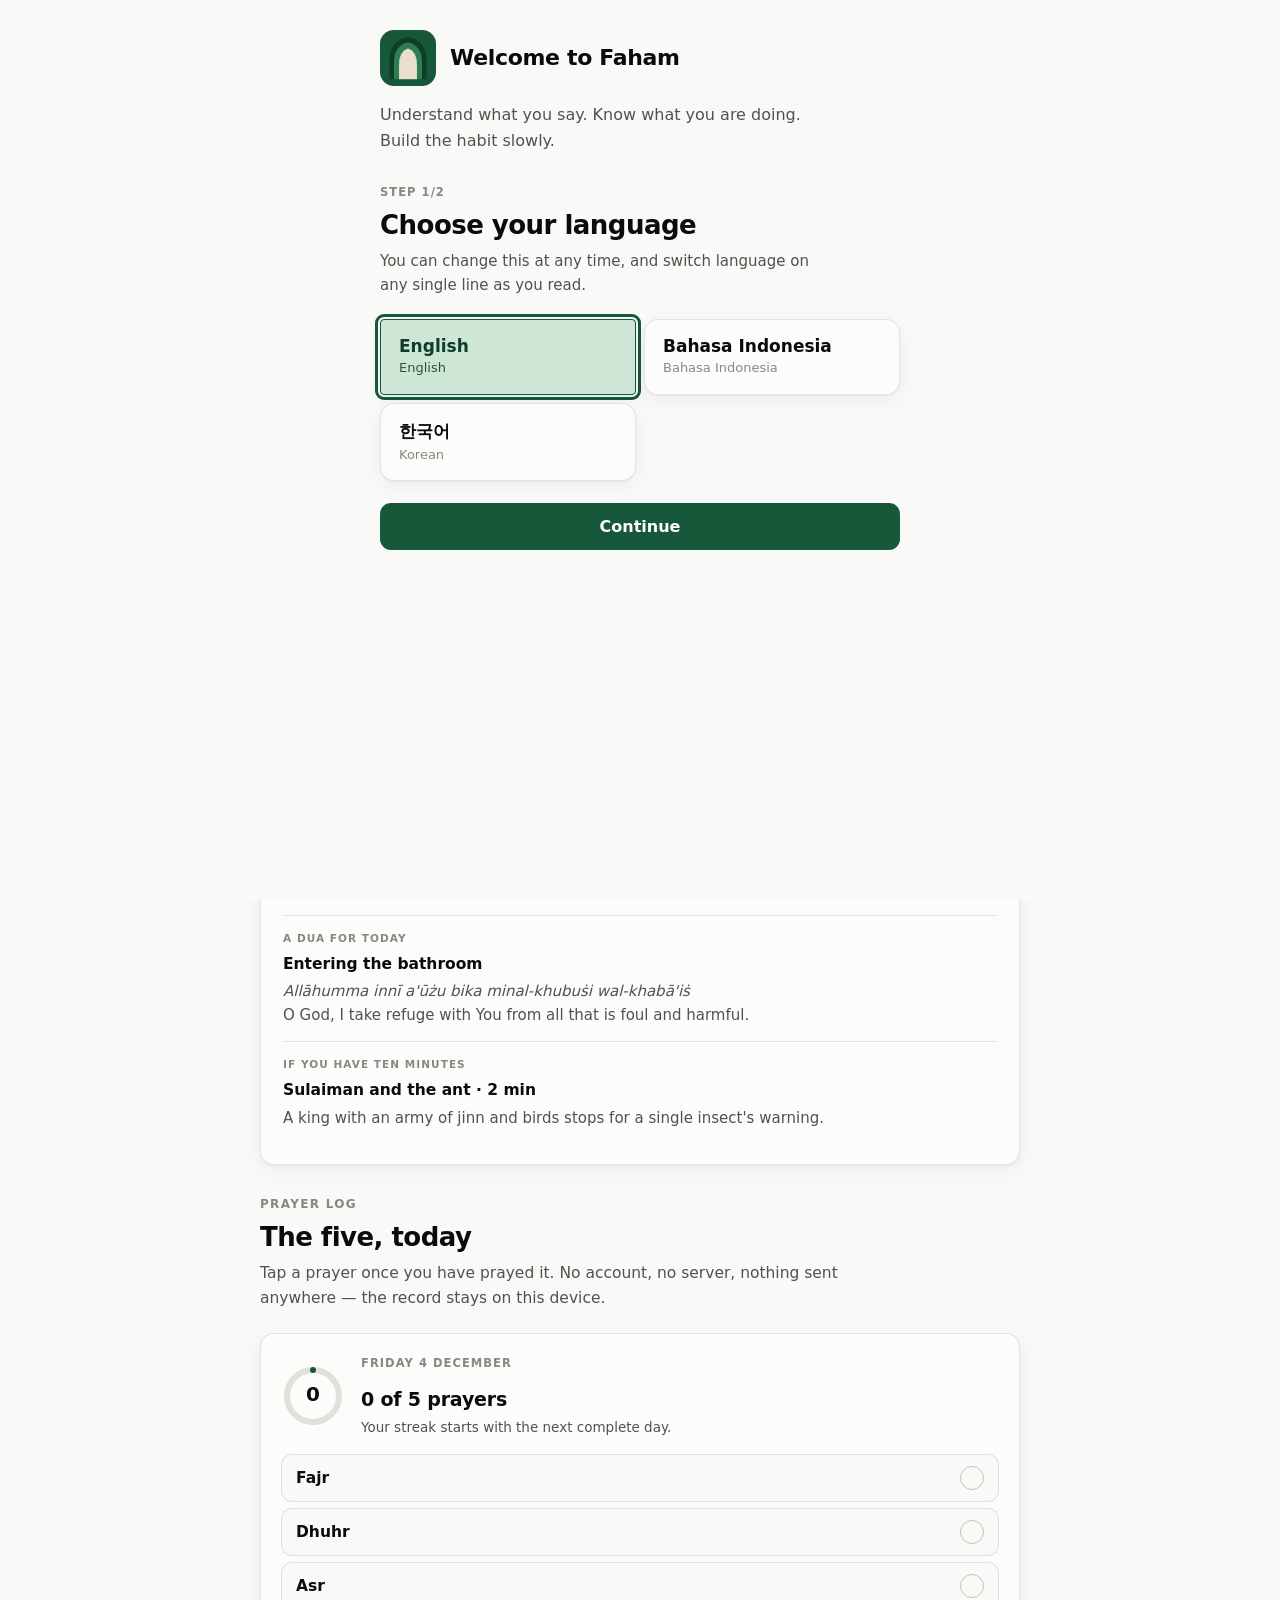
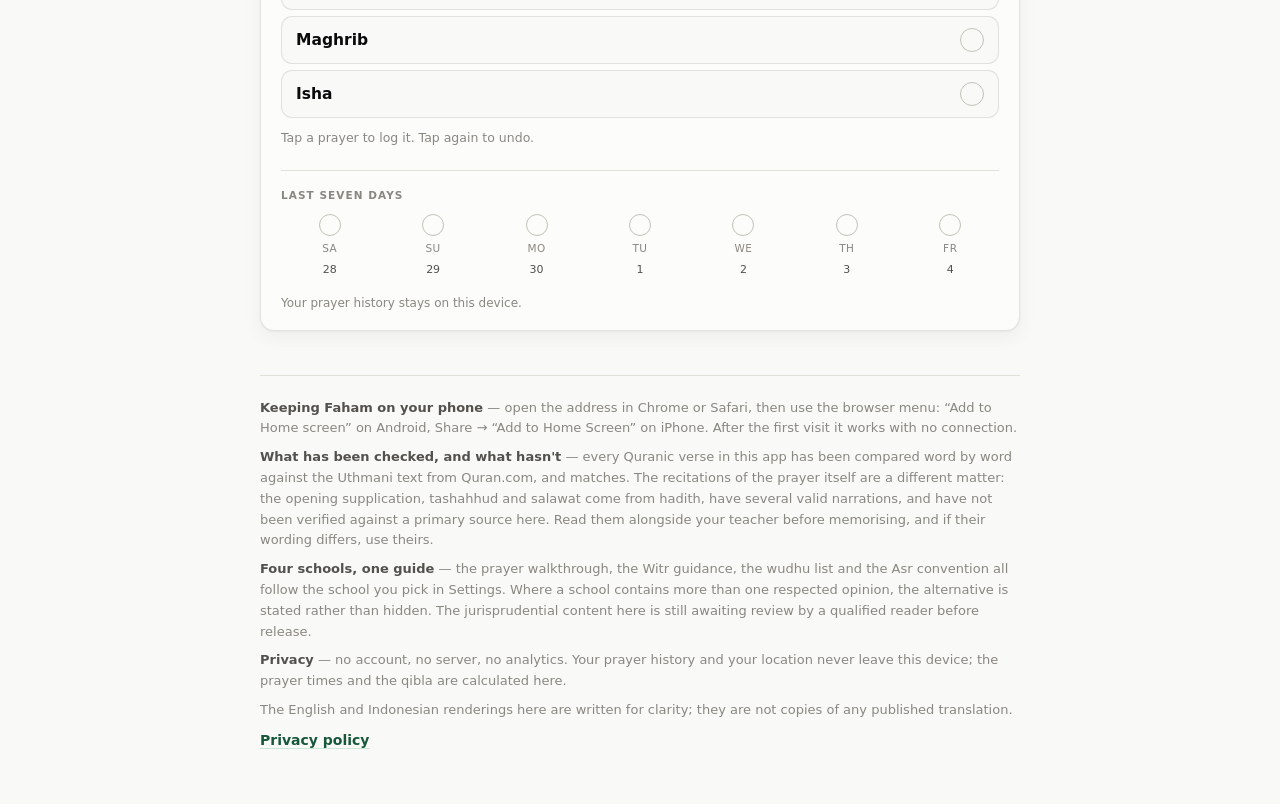
<file: index.html>
<!DOCTYPE html>
<html lang="en">
<head>
<meta charset="utf-8">
<meta name="viewport" content="width=device-width, initial-scale=1, viewport-fit=cover">
<meta name="description" content="Faham — understand what you pray. A step-by-step prayer guide in English and Bahasa Indonesia, for four schools of jurisprudence.">
<meta name="apple-mobile-web-app-capable" content="yes">
<meta name="apple-mobile-web-app-status-bar-style" content="default">
<meta name="apple-mobile-web-app-title" content="Faham">
<meta name="mobile-web-app-capable" content="yes">
<!-- Content Security Policy.
     GitHub Pages cannot set response headers, so this is delivered as a meta
     tag. Two consequences worth knowing:
       * frame-ancestors is IGNORED in meta form. Clickjacking protection
         therefore needs a host that can send headers (see DEPLOY.md).
       * nosniff, Referrer-Policy, Permissions-Policy and HSTS are likewise
         header-only. GitHub Pages already sends HSTS and nosniff on its own.
     The script hash below covers the one inline script (the pre-paint theme
     switch). If that script is edited the hash must be recomputed, or the
     app will load unthemed on first paint. Style needs unsafe-inline because
     the views set element styles directly. The three media origins are the
     Quran recitation hosts and nothing else. -->
<meta http-equiv="Content-Security-Policy" content="default-src 'self'; script-src 'self' 'sha256-9LsU+PKPSHunKPwnraYnlvDq6WN4V57Rt7RssMVxUEs='; style-src 'self' 'unsafe-inline'; img-src 'self' data:; font-src 'self'; media-src 'self' https://mirrors.quranicaudio.com https://everyayah.com https://verses.quran.com; connect-src 'self' https://mirrors.quranicaudio.com https://everyayah.com https://verses.quran.com; manifest-src 'self'; worker-src 'self'; base-uri 'none'; form-action 'none'; object-src 'none'; frame-src 'none'">
<meta name="referrer" content="no-referrer">
<meta name="theme-color" content="#fcfcfb">
<meta name="theme-color" media="(prefers-color-scheme: dark)" content="#0d0d0d">
<link rel="manifest" href="manifest.webmanifest">
<link rel="apple-touch-icon" href="apple-touch-icon.png">
<link rel="icon" type="image/png" sizes="192x192" href="icon-192.png">
<script>
/* Apply a forced theme before first paint, so a dark-mode user who chose Light
   (or vice versa) never sees a flash of the wrong theme. app.js takes over
   from here; on any error the app simply follows the device. */
try {
  var s = JSON.parse(localStorage.getItem('faham.settings.v1') || '{}');
  if (s.theme === 'light' || s.theme === 'dark') {
    document.documentElement.setAttribute('data-theme', s.theme);
  }
} catch (e) { /* follow the device */ }
</script>
<link rel="stylesheet" href="styles.css">
<title>Faham — understand what you pray</title>
</head>
<body>

<a class="skip" href="#main" data-id="Lompat ke konten" data-ko="본문으로 건너뛰기">Skip to content</a>

<!-- Polite announcements: location results, tracker confirmations, audio errors. -->
<div id="liveRegion" class="sr-only" role="status" aria-live="polite"></div>

<!-- First run. Hidden until app.js decides it is needed. -->
<div id="onboarding" class="onboarding hidden"></div>

<header class="bar">
  <div class="bar-in">
    <div class="brand">
      <svg class="logo" viewBox="0 0 200 200" role="img" aria-label="Faham">
        <rect width="200" height="200" fill="#17573A"/>
        <path d="M34,176 L34,110 Q34,37.8 100,24 Q166,37.8 166,110 L166,176 Z" fill="#0E3D28"/>
        <path d="M50,176 L50,116 Q50,55.5 100,44 Q150,55.5 150,116 L150,176 Z" fill="#2E7D55"/>
        <path d="M68,176 L68,124 Q68,75.3 100,66 Q132,75.3 132,124 L132,176 Z" fill="#E8DFCF"/>
      </svg>
      <h1 class="wordmark">Faham</h1><span data-id="pahami apa yang kamu ucapkan" data-ko="예배에서 하는 말을 이해하기">understand what you pray</span>
    </div>
    <div class="barrow">
      <input class="search" id="q" type="search" autocomplete="off"
        placeholder="Search — try “sujud”, “rakaat”, “rabb”, “forgive”…"
        aria-label="Search" data-aria-id="Cari" data-aria-ko="검색"
        data-en-ph="Search — try “sujud”, “rakaat”, “rabb”, “forgive”…"
        data-ko-ph="검색 — “수주드”, “라카아”, “랍”, “용서”…" data-id-ph="Cari — coba “sujud”, “rakaat”, “rabb”, “ampun”…">
      <div class="seg" id="seg" role="group" aria-label="Language" data-aria-id="Bahasa" data-aria-ko="언어">
        <button type="button" data-lang="en" class="on" aria-pressed="true">EN</button>
        <button type="button" data-lang="id" aria-pressed="false">ID</button>
        <button type="button" data-lang="ko" aria-pressed="false" lang="ko">한국어</button>
        <button type="button" id="pairBtn" class="pairb" aria-pressed="false" title="Show a second language underneath">+ID</button>
      </div>
    </div>
    <nav id="tabs" aria-label="Sections" data-aria-id="Bagian" data-aria-ko="섹션"></nav>
    <nav id="subnav" aria-label="Within this section" data-aria-id="Di dalam bagian ini" data-aria-ko="이 섹션 안에서"></nav>
  </div>
</header>

<div class="updbar" id="updateBar" role="status" hidden>
  <span class="upd-t"></span><button type="button" class="btn"></button>
</div>

<main class="wrap" id="main" tabindex="-1">
  <div id="results"></div>

  <!-- ================= TODAY ================= -->
  <section id="today" aria-labelledby="today-h">
    <p class="sec-h" data-id="Hari ini" data-ko="오늘">Today</p>
    <h2 id="today-h" class="sr-only" data-id="Hari ini" data-ko="오늘">Today</h2>
    <div id="todayPanel"></div>
  </section>

  <section id="tracker" aria-labelledby="tracker-h">
    <p class="sec-h" data-id="Catatan sholat" data-ko="예배 기록">Prayer log</p>
    <h2 id="tracker-h" data-id="Lima sholat hari ini" data-ko="오늘의 다섯 예배">The five, today</h2>
    <p class="sec-lede" data-id="Ketuk sholat setelah kamu mengerjakannya. Tidak ada akun, tidak ada server, tidak ada yang dikirim ke mana pun — catatannya tersimpan di perangkat ini saja." data-ko="예배를 드린 뒤에 그 예배를 눌러 주세요. 계정도, 서버도 없고, 어디로도 전송되지 않습니다 — 기록은 이 기기 안에만 남습니다.">Tap a prayer once you have prayed it. No account, no server, nothing sent anywhere — the record stays on this device.</p>
    <div id="trackerPanel"></div>
  </section>

  <!-- ================= READ ================= -->
  <section id="why" aria-labelledby="why-h">
    <p class="sec-h" data-id="Mulai dari sini" data-ko="여기서 시작">Start here</p>
    <h2 id="why-h" data-id="Sebelum bahasa Arabnya" data-ko="아랍어를 배우기 전에">Before the Arabic</h2>
    <p class="sec-lede" data-id="Menghafal bahasa Arab tidak dengan sendirinya membuatmu memahami Islam. Itulah sebabnya aplikasi ini ada. Baca lima bagian ini lebih dulu — inilah bingkai bagi semua yang lain." data-ko="아랍어를 외운다고 해서 저절로 이슬람을 이해하게 되지는 않습니다. 이 앱이 있는 이유가 바로 그것입니다. 이 다섯 편을 먼저 읽어 보세요 — 나머지 모든 내용이 이 틀 위에 놓입니다.">Memorising Arabic does not by itself make you understand Islam. That is why this app exists. Read these five first — they are the frame everything else hangs on.</p>
    <div id="concepts"></div>
  </section>

  <section id="islam" aria-labelledby="islam-h">
    <p class="sec-h" data-id="Islam" data-ko="이슬람">Islam</p>
    <h2 id="islam-h" data-id="Apa sebenarnya yang dikatakan agama ini" data-ko="이 종교가 실제로 말하는 것">What this religion is actually saying</h2>
    <p class="sec-lede" data-id="Kalau yang kamu cari adalah memahami Islam, bukan sekadar menghafal bahasa Arab, inilah lapisan itu — sembilan tulisan tentang apa yang sebenarnya diklaim agama ini dan mengapa ia berbentuk seperti ini. Mulailah dari yang pertama." data-ko="아랍어를 외우는 것을 넘어 이슬람을 이해하고 싶다면, 이 부분이 바로 그 층입니다 — 이 종교가 실제로 무엇을 주장하는지, 그리고 왜 지금과 같은 모습인지를 다룬 아홉 편의 글입니다. 첫 번째 글부터 시작해 보세요.">If what you are after is understanding Islam rather than memorising Arabic, this is that layer — nine pieces on what the religion actually claims and why it is shaped the way it is. Start with the first one.</p>
    <div id="islamList"></div>
  </section>

  <section id="stories" aria-labelledby="stories-h">
    <p class="sec-h" data-id="Kisah" data-ko="이야기">Stories</p>
    <h2 id="stories-h" data-id="Ketika yang teknis terasa berat" data-ko="규칙이 버겁게 느껴질 때">When the technical part is too much</h2>
    <p class="sec-lede" data-id="Sepuluh kisah, diurutkan dari yang terpendek. Masing-masing dituturkan dengan bahasa biasa, dengan dua atau tiga ayat ditampilkan utuh dalam bahasa Arab di titik cerita berbelok. Tidak ada yang perlu dihafal, tidak ada urutan yang harus benar. Pilih sesuai sisa tenagamu." data-ko="열 편의 이야기를 짧은 것부터 순서대로 담았습니다. 모두 평범한 산문으로 풀어썼고, 이야기가 꺾이는 자리에는 두세 구절을 아랍어 그대로 실었습니다. 외울 것도 없고, 맞춰야 할 순서도 없습니다. 남은 기운에 맞춰 하나를 고르세요.">Ten stories, sorted shortest first. Each one is told in plain prose — read it in English, tap for Indonesian — with two or three verses given in full Arabic where the story turns. No memorising, no sequence to get right. Pick one by how much energy you have.</p>
    <div id="storyIndex"></div>
    <div id="reader" class="hidden"></div>
  </section>

  <!-- ================= PRAYER ================= -->
  <section id="rakaat" aria-labelledby="rakaat-h">
    <p class="sec-h" data-id="Rakaat" data-ko="라카아">Rakaat</p>
    <h2 id="rakaat-h" data-id="Berapa jumlahnya, dan apa yang berubah" data-ko="몇 라카아이고, 무엇이 달라질까요">How many, and what changes</h2>
    <p class="sec-lede" data-id="Satu rakaat adalah satu siklus penuh: berdiri, rukuk, dua kali sujud, lalu kembali. Sholat hanyalah siklus itu yang diulang sejumlah tertentu. Hampir semua kebingungan pemula adalah tentang apa yang berubah dari satu siklus ke siklus berikutnya — jadi di sinilah semuanya dijabarkan." data-ko="한 라카아는 하나의 완전한 순환입니다. 서고, 루쿠를 하고, 수주드를 두 번 하면 다시 처음 자리로 돌아옵니다. 예배는 그 순환을 정해진 횟수만큼 반복하는 것일 뿐입니다. 처음 배우는 사람의 혼란은 거의 전부 한 순환과 다음 순환 사이에 무엇이 달라지는가에 있습니다 — 그래서 여기에 하나하나 적어 두었습니다.">A rakaat is one full cycle: stand, bow, prostrate twice, and you're back. Prayers are just that cycle repeated a set number of times. Almost every beginner's confusion is about what changes between one cycle and the next — so here it is, spelled out.</p>

    <div id="rakaatVisuals"></div>

    <div id="prayerCards" class="pfolds"></div>

    <div class="callout blue srch">
      <b data-id="Tiga aturan yang menjelaskan semuanya" data-ko="모든 것을 설명하는 세 가지 규칙">The three rules that explain everything</b>
      <span data-id="1. Al-Fatihah dibaca di &lt;em&gt;setiap rakaat&lt;/em&gt;. 2. Surah pendek tambahan hanya di &lt;em&gt;rakaat 1 dan 2&lt;/em&gt; — tidak pernah di rakaat ke-3 atau ke-4. 3. Kamu duduk untuk tasyahud awal setelah rakaat 2 setiap kali sholat itu lebih dari dua rakaat. Kuasai ketiganya dan kamu bisa menyusun sendiri sholat apa pun." data-ko="1. 알파티하는 <em>모든 라카아</em>에서 낭송합니다. 2. 짧은 수라는 <em>처음 두 라카아에서만</em> 더합니다 — 세 번째나 네 번째 라카아에서는 넣지 않습니다. 3. 예배가 두 라카아보다 길면 두 번째 라카아 뒤에 앉아 중간 타샤후드를 합니다. 이 세 가지를 익히면 어떤 예배든 스스로 짜 볼 수 있습니다.">1. Al-Fatihah is recited in <em>every rakaat</em>. 2. The extra short surah is added <em>only in rakaat 1 and 2</em> — never in the 3rd or 4th. 3. You sit for a middle tashahhud after rakaat 2 whenever the prayer has more than two rakaat. Learn those three and you can work out any prayer yourself.</span>
    </div>

    <details class="sitn srch">
      <summary data-id="Sebelum kunjungan pertamamu ke masjid (bermakmum)" data-ko="처음 마스지드에 가기 전에 (이맘을 따라 드릴 때)">Before your first mosque visit (behind an imam)</summary>
      <div class="sitn-b"><span data-id="Panduan di bawah mengandaikan kamu sholat sendiri, dan di situlah kamu akan mulai. Saat berjamaah kamu selalu membaca &lt;em&gt;pelan&lt;/em&gt;, bahkan pada sholat yang ditandai keras — yang mengeraskan bacaan adalah imam. Apakah kamu tetap membaca Al-Fatihah sendiri berbeda antarmazhab; lihat “Titik perbedaan antarmazhab” di bagian Dalam sholat. Dan kalau kamu datang terlambat lalu mendapati imam sudah rukuk, rakaat itu tetap terhitung untukmu." data-ko="아래 안내는 혼자 예배를 드리는 경우를 전제로 합니다. 처음에는 대개 그렇게 시작하게 됩니다. 회중 예배에서는 소리 내어 낭송한다고 표시된 예배에서도 언제나 <em>조용히</em> 낭송합니다 — 소리를 내는 쪽은 이맘입니다. 그때 알파티하를 직접 낭송하는지는 학파마다 견해가 갈리는 지점 가운데 하나입니다. 예배의 각 단계에 있는 “학파가 갈리는 지점”을 보세요. 그리고 늦게 도착해 이맘이 이미 루쿠에 들어간 것을 만났다면, 그 라카아는 그대로 인정됩니다.">The walkthroughs below assume you are praying alone, which is where you'll start. In congregation you always recite <em>silently</em>, even in the prayers marked aloud — the "aloud" applies to the imam. Whether you still recite Al-Fatihah yourself is one of the points the schools differ on; see "Where the schools differ" in the In the prayer section. And if you arrive late and catch the imam already bowing, that rakaat still counts for you.</span></div>
    </details>

    <details class="sitn srch">
      <summary data-id="Hari Jumat dan saat bepergian" data-ko="금요일과 여행 중일 때">Fridays and travelling</summary>
      <div class="sitn-b"><span data-id="Pada hari Jumat, sholat Jumat menggantikan Dzuhur dan jumlahnya 2 rakaat, bukan 4, didahului khutbah. Dan saat bepergian, sholat yang 4 rakaat boleh diringkas menjadi 2 (qasar). Keduanya belum perlu kamu pikirkan sekarang — tapi tabel ini bukan gambaran lengkap, dan lebih baik tahu sekarang daripada bingung di masjid nanti." data-ko="금요일에는 주무아 예배가 주흐르를 대신하며, 4라카아가 아니라 2라카아이고 앞에 쿠트바가 있습니다. 그리고 여행 중에는 4라카아 예배를 2라카아로 줄일 수 있습니다(까스르). 둘 다 아직 신경 쓸 일은 아닙니다 — 다만 이 표가 전부는 아니어서, 나중에 마스지드에서 헷갈리기보다 지금 알아 두는 편이 낫습니다.">On Friday, Jumat prayer replaces Dzuhur and is 2 rakaat rather than 4, preceded by the khutbah. And when travelling, the 4-rakaat prayers may be shortened to 2 (qasr). Neither is something to worry about yet — but the table isn't the whole picture, and it's better to know that now than to be confused in a mosque later.</span></div>
    </details>

    <details class="sitn srch" id="sahwi">
      <summary data-id="Kalau kamu melakukan kesalahan" data-ko="예배 중 실수했다면">If you make a mistake</summary>
      <div class="sitn-b" id="sahwiBody"></div>
    </details>

    <p class="sec-h spaced" data-id="Satu rakaat, dalam gambar" data-ko="그림으로 보는 한 라카아">One rakaat, in pictures</p>
    <div class="cycle" id="cycle"></div>

    <p class="sec-h spaced" data-id="Tuntun aku satu per satu" data-ko="차근차근 따라가 보기">Walk me through one</p>
    <div class="picker" id="picker" role="group" aria-label="Choose a prayer" data-aria-id="Pilih sholat" data-aria-ko="예배 선택"></div>
    <div id="walk"></div>
  </section>

  <section id="words" aria-labelledby="words-h">
    <p class="sec-h" data-id="Dalam sholat" data-ko="예배의 각 단계">In the prayer</p>
    <h2 id="words-h" data-id="Semua yang kamu ucapkan, dan artinya" data-ko="예배에서 하는 말과 그 뜻">Everything you say, and what it means</h2>
    <p class="sec-lede" data-id="Berurutan, dari takbiratul ihram sampai salam, mengikuti mazhab yang kamu pilih. Buka <b>Selami lebih dalam</b> kalau kamu ingin alasannya, bukan sekadar ringkasannya." data-ko="여는 타크비르부터 맺는 살람까지, 선택하신 학파를 따라 순서대로 정리했습니다. 요약이 아니라 그 이유가 궁금하시면 <b>더 깊이 보기</b>를 열어 보세요.">In order, from the opening takbir to the closing salam, following the school you selected. Open <b>Go deeper</b> when you want the reasoning rather than the summary.</p>
    <div id="practicePanel"></div>
    <div id="parts"></div>
  </section>

  <section id="wudhu" aria-labelledby="wudhu-h">
    <p class="sec-h" data-id="Wudhu" data-ko="우두">Wudhu</p>
    <h2 id="wudhu-h" data-id="Bersuci, secara berurutan" data-ko="씻는 순서">Washing, in order</h2>
    <p class="sec-lede" data-id="Rukun-rukun wajib dalam urutan yang tetap, ditambah amalan sunnah yang biasa dilakukan di sekitarnya. Apa yang wajib dan apa yang sunnah sedikit berbeda antarmazhab, jadi daftar ini mengikuti pilihanmu. Wudhu tetap sah sampai ada yang membatalkannya — tidur, buang air, atau buang angin." data-ko="정해진 순서를 지켜야 하는 의무 동작과, 그 사이에 대부분 함께 하는 순나 동작을 담았습니다. 무엇이 의무이고 무엇이 순나인지는 학파에 따라 조금씩 다르므로, 이 목록은 선택하신 학파를 따릅니다. 우두는 이를 깨뜨리는 일이 생기기 전까지 유효합니다 — 잠, 용변, 방귀가 그렇습니다.">The obligatory acts in a fixed sequence, plus the sunnah ones most people do around them. Which are obligatory and which are sunnah varies a little by school, so this list follows your choice. It stays valid until something breaks it — sleep, using the toilet, passing wind.</p>
    <div id="wudhuList"></div>
  </section>

  <!-- ================= QIBLA & TIMES ================= -->
  <section id="times" aria-labelledby="times-h">
    <p class="sec-h" data-id="Waktu sholat" data-ko="예배 시간">Prayer times</p>
    <h2 id="times-h" data-id="Waktu sholat hari ini" data-ko="오늘의 예배 시간">Today's prayer times</h2>
    <p class="sec-lede" data-id="Dihitung di perangkat ini dari posisimu. Tidak ada permintaan ke layanan mana pun, jadi ia tetap bekerja tanpa koneksi dan koordinatmu tidak pergi ke mana-mana." data-ko="현재 위치를 바탕으로 이 기기 안에서 계산합니다. 어떤 서비스에도 요청을 보내지 않으므로, 연결이 없어도 그대로 작동하고 좌표는 어디로도 나가지 않습니다.">Calculated on this device from your position. There is no request to any service, so it keeps working with no connection and your coordinates go nowhere.</p>
    <div id="timesPanel"></div>
  </section>

  <section id="qibla" aria-labelledby="qibla-h">
    <p class="sec-h" data-id="Kiblat" data-ko="키블라">Qibla</p>
    <h2 id="qibla-h" data-id="Arah kiblat" data-ko="어느 쪽을 향해야 할까요">Which way to face</h2>
    <p class="sec-lede" data-id="Menghitung arah kiblat dari posisimu saat ini, memakai lokasi yang sama dengan waktu sholat. Perlu kompas ponsel untuk jarum yang bergerak. Baca peringatannya di bawah — kompas ponsel gampang meleset." data-ko="지금 있는 곳에서 카바 방향을 계산하며, 예배 시간과 같은 위치를 사용합니다. 바늘이 움직이려면 휴대폰 나침반이 있어야 합니다. 아래 주의 사항을 꼭 읽어 보세요 — 휴대폰 나침반은 쉽게 어긋납니다.">Works out the direction to the Kaaba from where you are, using the same location as the prayer times. It needs your phone's compass for the moving needle. Read the caution below — phone compasses are easily thrown off.</p>
    <div id="qiblaPanel"></div>
  </section>

  <!-- ================= DUAS ================= -->
  <section id="duas" aria-labelledby="duas-h">
    <p class="sec-h" data-id="Doa" data-ko="두아">Duas</p>
    <h2 id="duas-h" data-id="Doa-doa pendek untuk hari biasa" data-ko="평범한 하루를 위한 짧은 두아">The short ones, for ordinary days</h2>
    <p class="sec-lede" data-id="Bukan doa panjang untuk peristiwa besar — yang pendek, yang dipakai beberapa kali sehari. Sebagian besar hanya satu baris. Inilah bagian yang paling cepat menjadi kebiasaan." data-ko="큰일을 앞두고 드리는 긴 기도가 아니라, 하루에 여러 번 쓰는 짧은 두아입니다. 대부분 한 줄입니다. 가장 빨리 습관이 되는 부분입니다.">Not the long supplications for big occasions — the short ones, used several times a day. Most are a single line. This is the section that becomes habit fastest.</p>
    <div id="duaList"></div>
  </section>

  <!-- ================= SURAHS ================= -->
  <section id="surah" aria-labelledby="surah-h">
    <p class="sec-h" data-id="Surah" data-ko="수라">Surahs</p>
    <h2 id="surah-h" data-id="Al-Fatihah dan surah-surah pendek" data-ko="알파티하와 짧은 수라">Al-Fatihah and the short ones</h2>
    <p class="sec-lede" data-id="Al-Fatihah dibaca di setiap rakaat, jadi ia biasanya yang pertama dihafal. Bacalah di sini untuk maknanya, bukan untuk menghafalnya. Empat surah setelahnya mencukupi untuk rakaat 1 dan 2 sholat apa pun." data-ko="알파티하는 모든 라카아에서 낭송하므로 대개 가장 먼저 외우게 됩니다. 여기서는 외우기 위해서가 아니라 뜻을 알기 위해 읽어 보세요. 그 뒤의 네 수라는 어떤 예배든 처음 두 라카아를 채워 주는 수라입니다.">Al-Fatihah is recited in every rakaat, so it is usually the first thing anyone memorises. Read it here for meaning rather than for memorising. The four after it cover rakaat 1 and 2 of any prayer.</p>
    <div id="surahs"></div>
  </section>

  <!-- ================= QUESTIONS ================= -->
  <section id="ask" aria-labelledby="ask-h">
    <p class="sec-h" data-id="Pertanyaan" data-ko="질문">Questions</p>
    <h2 id="ask-h" data-id="Yang sebenarnya ingin ditanyakan orang" data-ko="사람들이 정말 묻고 싶어 하는 것">What people actually want to ask</h2>
    <p class="sec-lede" data-id="Tiga puluh dua pertanyaan yang benar-benar ditanyakan pemula, termasuk yang canggung. Yang diperselisihkan ditandai sebagai diperselisihkan, bukan dijawab seolah pasti." data-ko="처음 배우는 사람이 실제로 품는 질문 서른두 가지입니다. 꺼내기 어색한 질문도 담았습니다. 정말로 견해가 갈리는 문제는 이미 정해진 것처럼 답하지 않고, 견해가 갈린다고 밝혀 두었습니다.">Thirty-two questions beginners actually have, including the awkward ones. Where something is genuinely disputed it is marked as disputed rather than answered as though settled.</p>
    <div id="faqList"></div>
  </section>

  <!-- ================= VOCABULARY ================= -->
  <section id="kata" aria-labelledby="kata-h">
    <p class="sec-h" data-id="Kosakata" data-ko="어휘">Vocabulary</p>
    <h2 id="kata-h" data-id="30 kata yang menyusun 80% sholatmu" data-ko="예배의 80%를 이루는 30개 단어">The 30 words that are 80% of your prayer</h2>
    <p class="sec-lede" data-id="Inilah jalan pintas yang tidak pernah diberitahukan kepada pemula. Sholat bukan tembok bunyi asing — ia kosakata kecil yang terus diulang. Kuasai tiga puluh kata ini dan sebagian besar yang kamu ucapkan tiap hari berhenti menjadi bunyi tanpa makna. Ketuk kata mana pun." data-ko="처음 배우는 사람에게 아무도 알려 주지 않는 지름길입니다. 예배는 낯선 소리의 벽이 아니라, 계속 되풀이되는 작은 어휘입니다. 이 서른 개를 익히면 매일 하는 말의 대부분이 더 이상 뜻 모를 소리로 남지 않습니다. 아무 단어나 눌러 보세요.">This is the shortcut nobody tells beginners. The prayer is not a wall of foreign sound — it's a small vocabulary repeated constantly. Learn these thirty and most of what you say each day stops being noise. Tap any word.</p>
    <div class="vocab" id="vocabList"></div>
  </section>

  <!-- ================= SETTINGS ================= -->
  <section id="settings" aria-labelledby="settings-h">
    <p class="sec-h" data-id="Pengaturan" data-ko="설정">Settings</p>
    <h2 id="settings-h" data-id="Pengaturan" data-ko="설정">Settings</h2>
    <p class="sec-lede" data-id="Bahasa dan mazhab adalah dua pilihan terpisah. Mengubah satu tidak pernah mengatur ulang yang lain." data-ko="언어와 학파는 서로 다른 설정입니다. 하나를 바꿔도 다른 하나는 그대로 유지됩니다.">Language and school are separate preferences. Changing one never resets the other.</p>
    <div id="settingsPanel"></div>
  </section>

  <footer>
    <p><b data-id="Menyimpan Faham di ponselmu" data-ko="Faham을 휴대폰에 두기">Keeping Faham on your phone</b>
      <span data-id="Buka alamatnya di Chrome atau Safari, lalu gunakan menu peramban — “Tambahkan ke layar utama” di Android, Bagikan → “Tambahkan ke Layar Utama” di iPhone. Setelah kunjungan pertama, ia bekerja tanpa koneksi." data-ko="— Chrome이나 Safari에서 주소를 연 다음 브라우저 메뉴를 사용하세요. Android에서는 “홈 화면에 추가”, iPhone에서는 공유 → “홈 화면에 추가”입니다. 첫 방문 이후에는 연결이 없어도 작동합니다.">— open the address in Chrome or Safari, then use the browser menu: “Add to Home screen” on Android, Share → “Add to Home Screen” on iPhone. After the first visit it works with no connection.</span></p>

    <p><b data-id="Apa yang sudah diperiksa, dan apa yang belum" data-ko="무엇을 확인했고, 무엇이 아직인지">What has been checked, and what hasn't</b>
      <span data-id="Setiap ayat Al-Quran dalam aplikasi ini — seluruh Al-Fatihah, empat surah pendek, dan ayat-ayat inti dalam kisah — telah dibandingkan kata demi kata dengan teks Utsmani dari Quran.com, dan cocok. Bacaan sholat berbeda halnya: iftitah, tasyahud, dan sholawat berasal dari hadis, punya beberapa riwayat yang sah, dan belum diverifikasi terhadap sumber primer di sini. Bacalah bersama gurumu sebelum menghafal, dan kalau lafalnya berbeda, pakai yang beliau ajarkan." data-ko="— 이 앱에 실린 꾸란 구절은 모두 Quran.com의 우스마니 판본과 한 단어씩 대조했고, 일치합니다. 예배에서 하는 낭송은 사정이 다릅니다. 여는 두아와 타샤후드, 살라와트는 하디스에서 온 것으로 유효한 전승이 여럿 있으며, 여기서는 일차 자료와 대조하지 않았습니다. 외우기 전에 선생님과 함께 읽어 보시고, 표현이 다르면 선생님이 가르치는 쪽을 따르세요.">— every Quranic verse in this app has been compared word by word against the Uthmani text from Quran.com, and matches. The recitations of the prayer itself are a different matter: the opening supplication, tashahhud and salawat come from hadith, have several valid narrations, and have not been verified against a primary source here. Read them alongside your teacher before memorising, and if their wording differs, use theirs.</span></p>

    <p><b data-id="Empat mazhab, satu panduan" data-ko="네 학파, 하나의 안내">Four schools, one guide</b>
      <span data-id="Panduan sholat, tuntunan Witir, daftar wudhu, dan ketentuan Asar mengikuti mazhab yang kamu pilih di Pengaturan. Bila di dalam satu mazhab ada lebih dari satu pendapat yang dihormati, alternatifnya disebutkan, bukan disembunyikan. Kandungan fikih di sini masih menunggu telaah seorang yang berkompeten sebelum rilis." data-ko="— 예배 안내, 위트르 안내, 우두 목록, 아스르 시간 기준은 모두 설정에서 고르신 학파를 따릅니다. 한 학파 안에 존중받는 견해가 둘 이상 있을 때는 다른 견해를 숨기지 않고 함께 적었습니다. 여기 담긴 피끄흐 내용은 공개에 앞서 아직 자격을 갖춘 분의 검토를 기다리고 있습니다.">— the prayer walkthrough, the Witr guidance, the wudhu list and the Asr convention all follow the school you pick in Settings. Where a school contains more than one respected opinion, the alternative is stated rather than hidden. The jurisprudential content here is still awaiting review by a qualified reader before release.</span></p>

    <p><b data-id="Privasi" data-ko="개인정보">Privacy</b>
      <span data-id="Tidak ada akun, tidak ada server, tidak ada analitik. Riwayat salatmu dan lokasimu tidak pernah meninggalkan perangkat ini; waktu sholat dan arah kiblat dihitung di sini." data-ko="— 계정도, 서버도, 분석 도구도 없습니다. 예배 기록과 위치는 이 기기를 벗어나지 않습니다. 예배 시간과 키블라는 이 안에서 계산합니다.">— no account, no server, no analytics. Your prayer history and your location never leave this device; the prayer times and the qibla are calculated here.</span></p>

    <p data-id="Terjemahan bahasa Inggris dan Indonesia di sini ditulis untuk kejelasan, bukan salinan terjemahan terbitan mana pun." data-ko="여기 실린 한국어와 영어 뜻풀이는 이해를 돕기 위해 옮긴 것이며, 출판된 어떤 번역본을 그대로 가져온 것이 아닙니다.">The English and Indonesian renderings here are written for clarity; they are not copies of any published translation.</p>

    <p class="offline-state" id="offlineState" role="status" hidden></p>
    <p><a class="footlink" href="privacy.html" data-id="Kebijakan privasi" data-ko="개인정보 처리방침">Privacy policy</a></p>
  </footer>
</main>

<script type="module" src="app.js"></script>
<noscript>
  <p style="padding:20px;text-align:center">Faham needs JavaScript to render the prayer guide.</p>
</noscript>
</body>
</html>
</file>
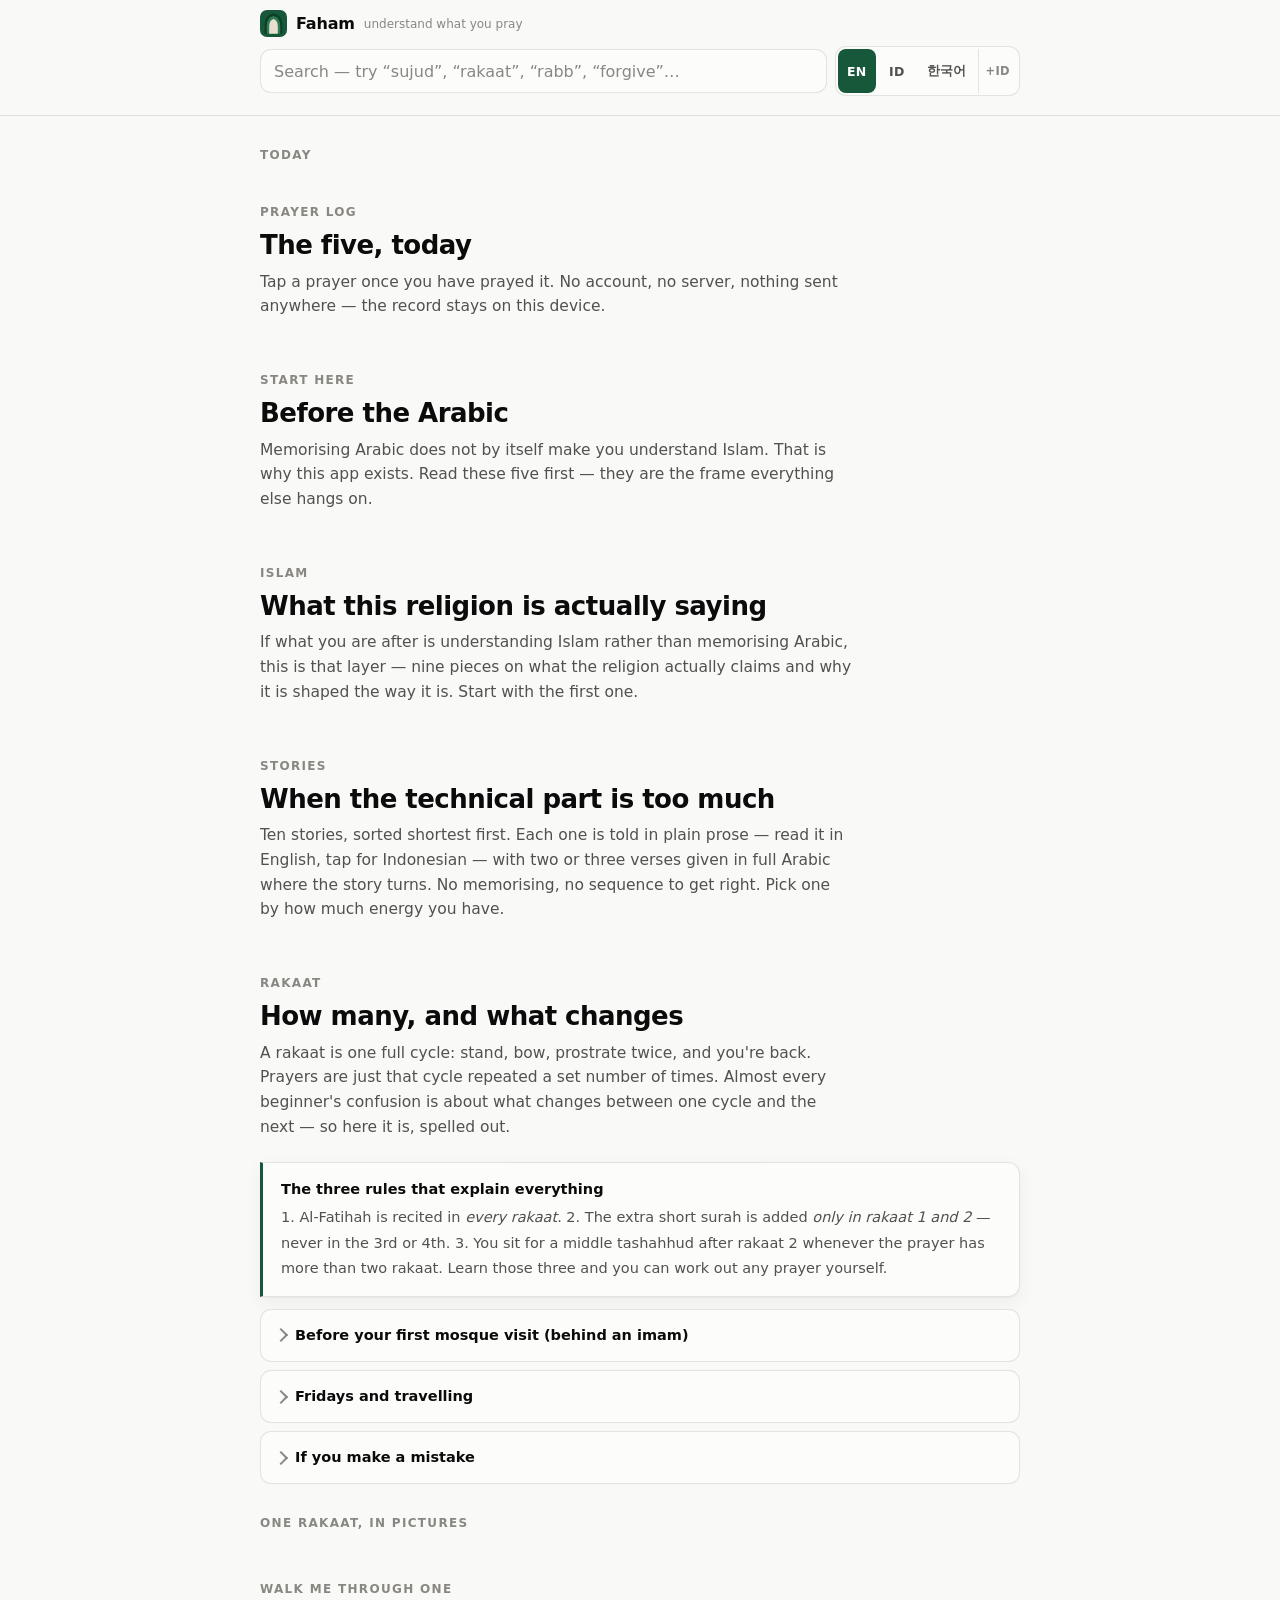
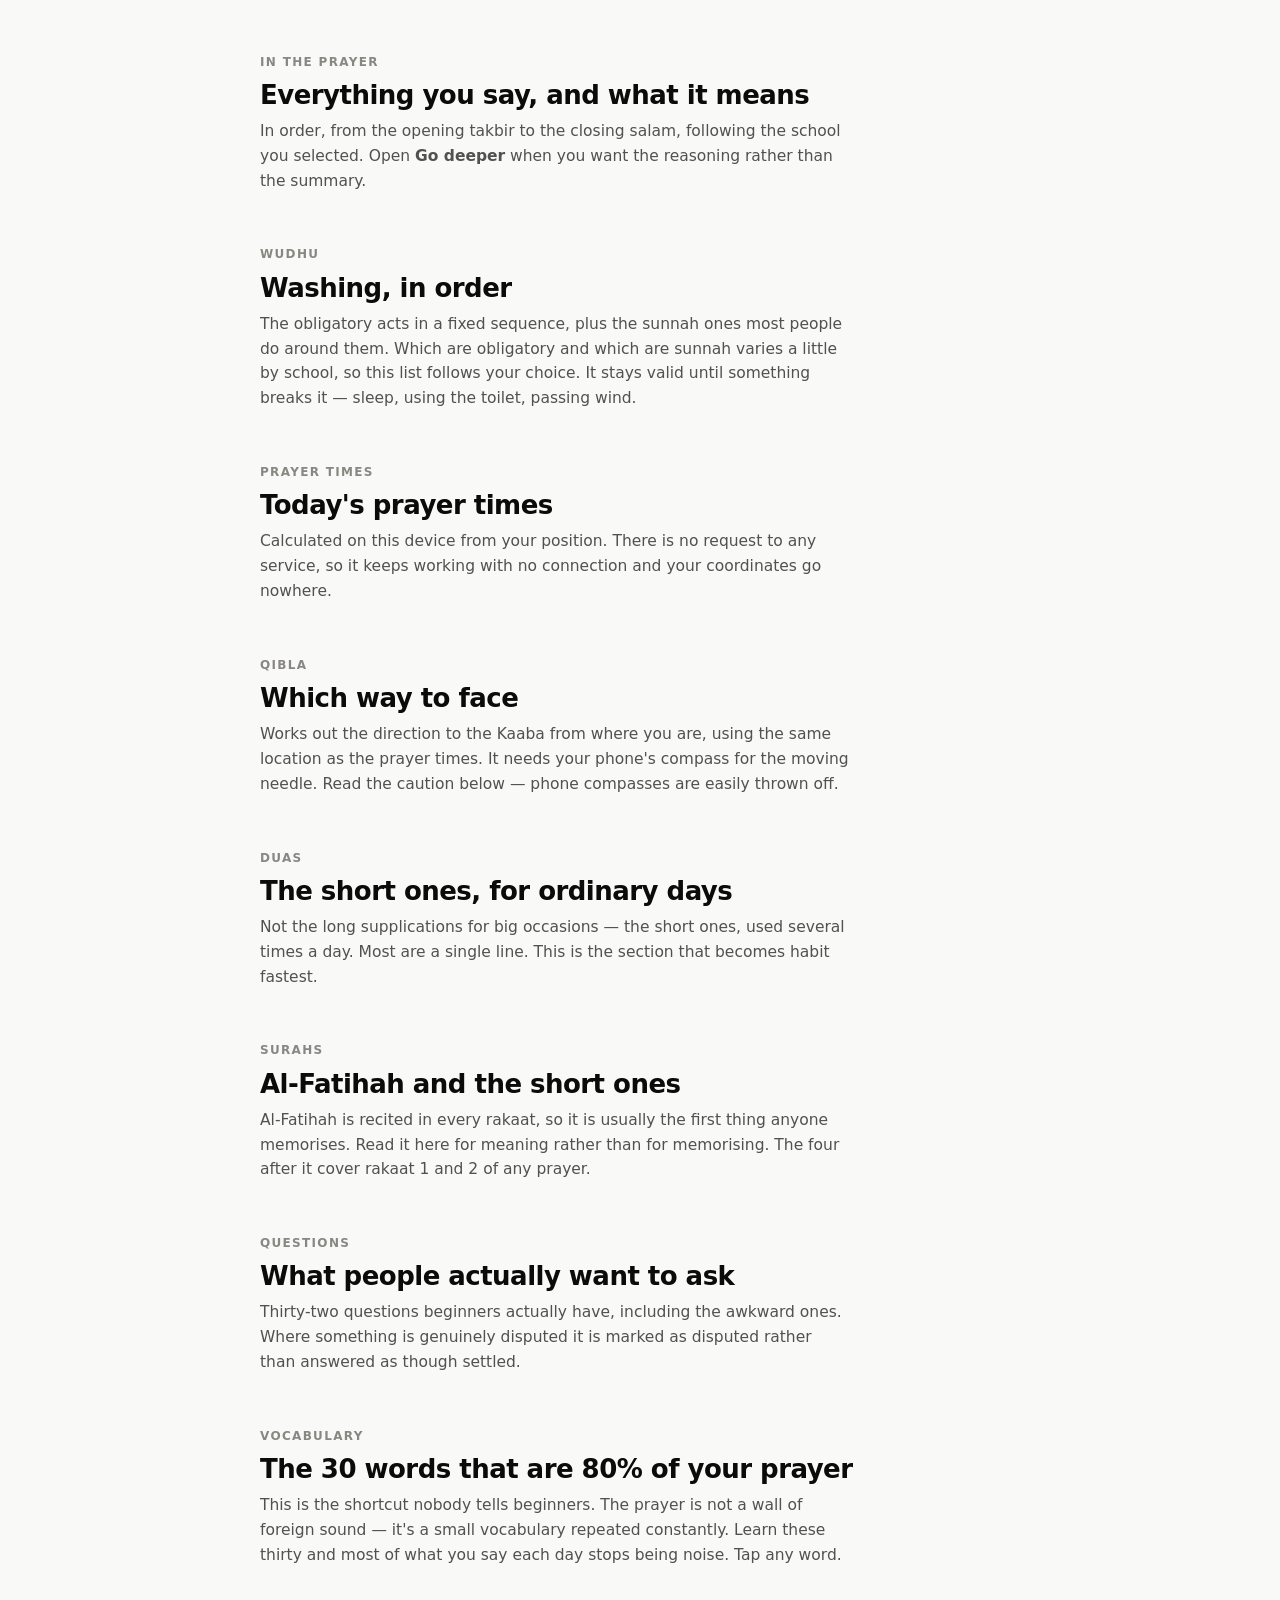
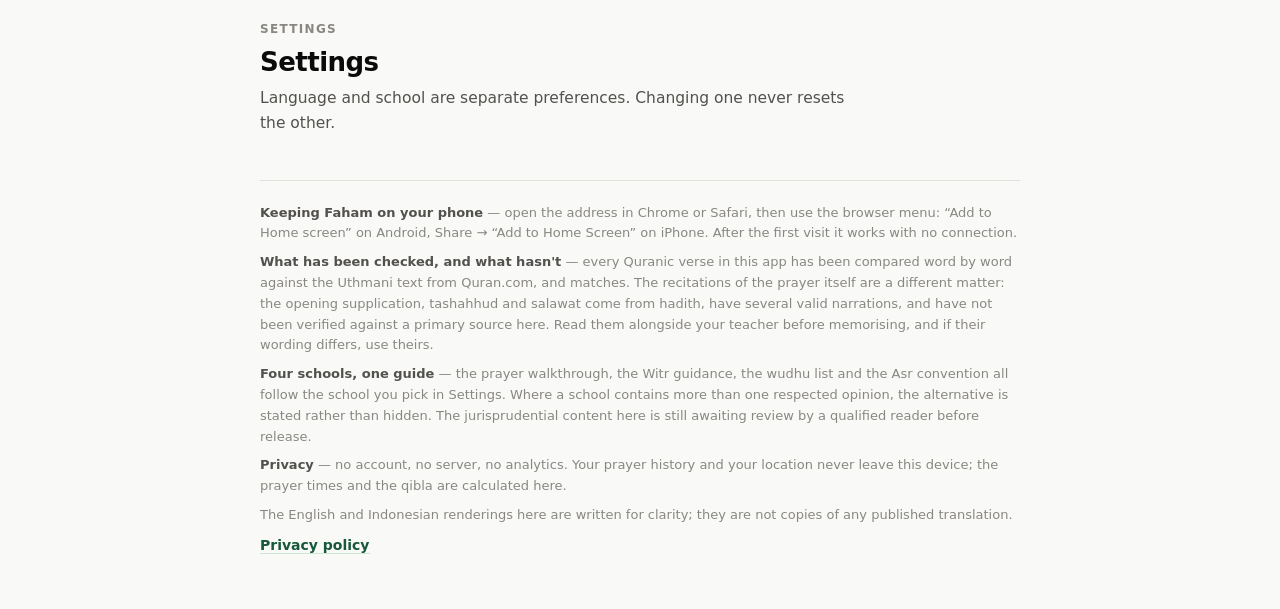
<file: app/index.html>
<!doctype html>
<html lang="en">
<head>
<meta charset="utf-8">
<meta name="viewport" content="width=device-width, initial-scale=1, viewport-fit=cover">
<title>Faham has moved</title>
<style>
  body{margin:0;min-height:100vh;display:flex;align-items:center;justify-content:center;
    background:#f9f9f7;color:#0b0b0b;font-family:system-ui,-apple-system,"Segoe UI",sans-serif;
    padding:24px;line-height:1.6}
  .card{max-width:34ch;text-align:center}
  h1{font-size:19px;font-weight:650;margin:0 0 10px}
  p{font-size:15px;color:#52514e;margin:0 0 18px}
  a{display:inline-block;background:#17573A;color:#fff;text-decoration:none;
    padding:13px 20px;border-radius:999px;font-weight:620;font-size:15px;min-height:44px;
    box-sizing:border-box}
  @media (prefers-color-scheme:dark){
    body{background:#0d0d0d;color:#fff} p{color:#c3c2b7} a{background:#26794F}
  }
</style>
</head>
<body>
  <div class="card">
    <h1>Faham has moved</h1>
    <p lang="en">This address is no longer used. Taking you to the app…</p>
    <p lang="id">Alamat ini tidak dipakai lagi. Mengarahkan ke aplikasi…</p>
    <p lang="ko">이 주소는 더 이상 사용되지 않습니다. 앱으로 이동합니다…</p>
    <a href="../">Open Faham</a>
  </div>

<script>
/* Clean up everything the old copy left in this browser, THEN redirect. The
   order matters: redirecting first would leave the old service worker and its
   caches registered against this path indefinitely. */
(function () {
  var done = false;
  function go() {
    if (done) return;
    done = true;
    window.location.replace('../');
  }

  var jobs = [];

  if ('serviceWorker' in navigator) {
    jobs.push(
      navigator.serviceWorker.getRegistrations()
        .then(function (regs) {
          return Promise.all(regs.map(function (r) { return r.unregister(); }));
        })
        .catch(function () { /* nothing to undo */ })
    );
  }

  if (typeof caches !== 'undefined' && caches.keys) {
    jobs.push(
      caches.keys()
        .then(function (keys) {
          return Promise.all(keys.map(function (k) { return caches.delete(k); }));
        })
        .catch(function () { /* nothing to undo */ })
    );
  }

  /* Settings and prayer log written by the old copy live on the same origin as
     the new one, so they are deliberately NOT cleared — a user who logged
     prayers at the old address keeps them at the new one. */

  Promise.all(jobs).then(go);
  window.setTimeout(go, 2500);   /* never leave anyone staring at this page */
})();
</script>
</body>
</html>
</file>
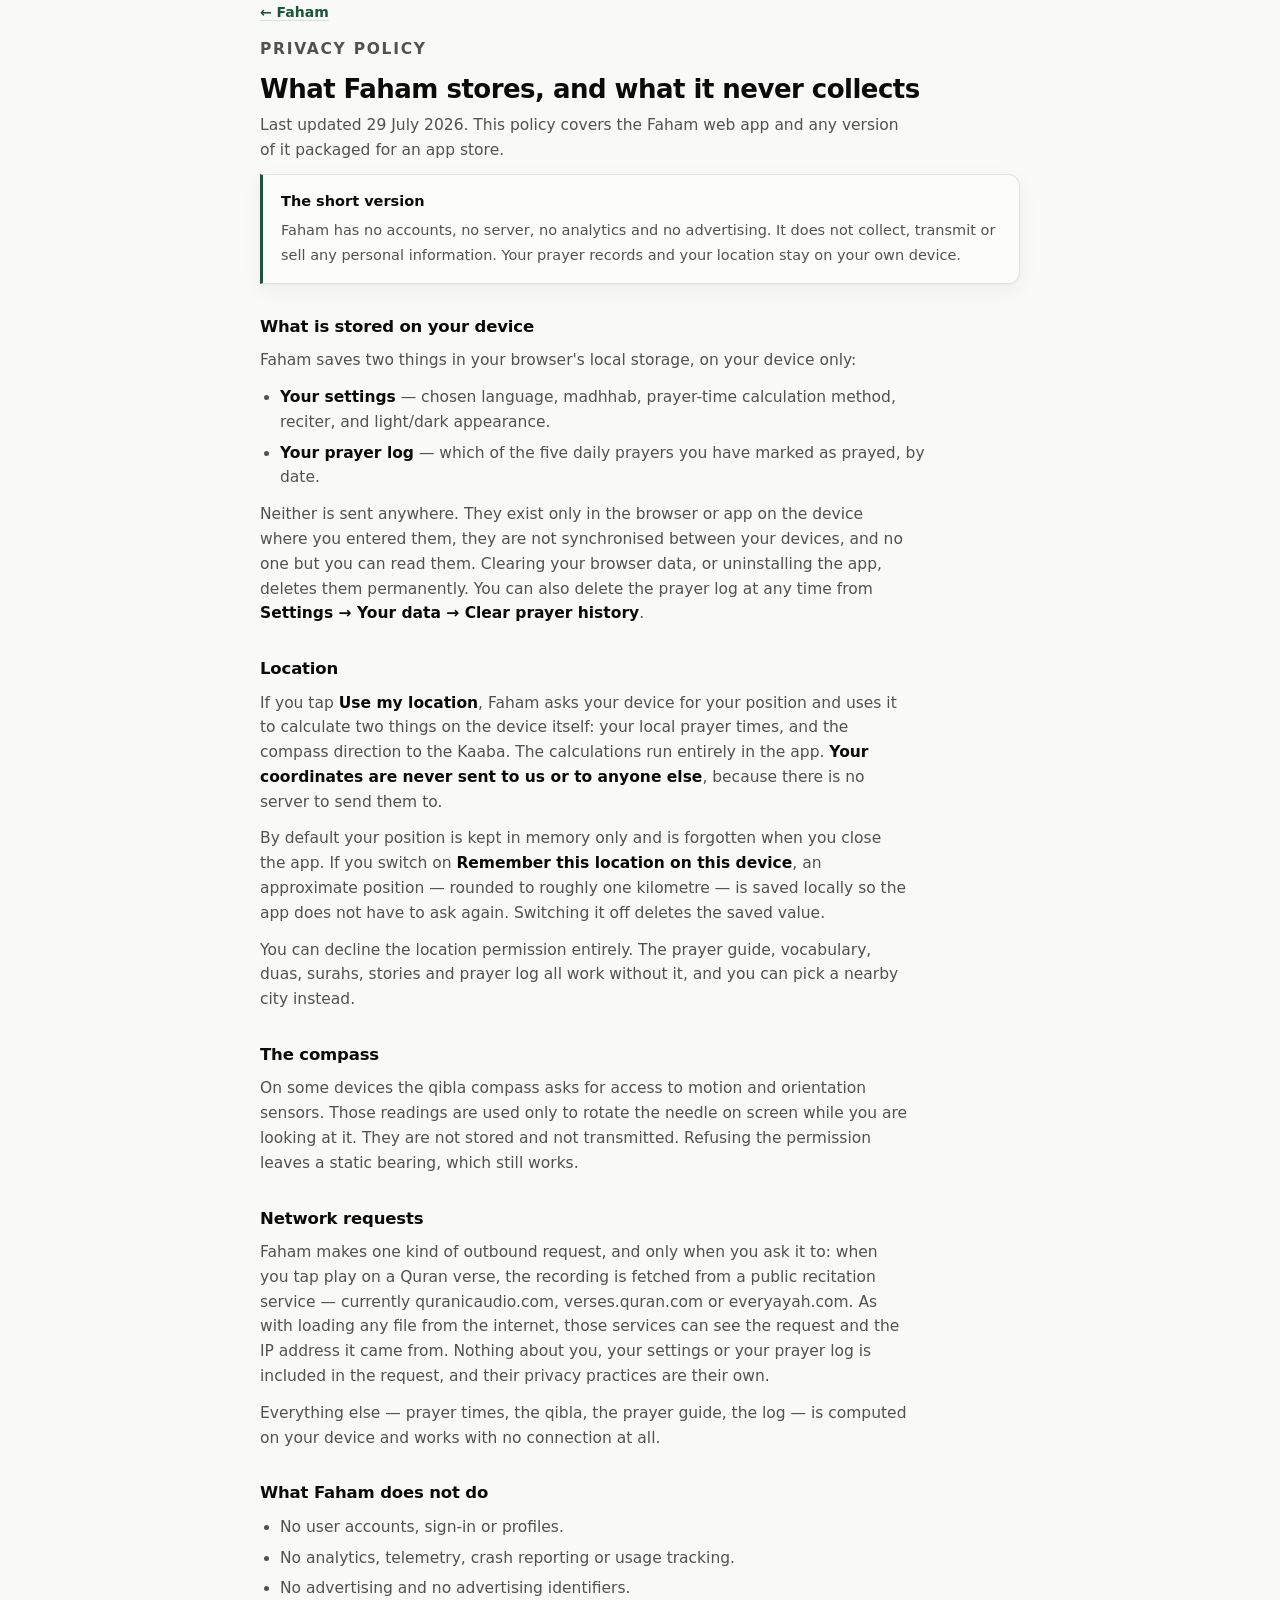
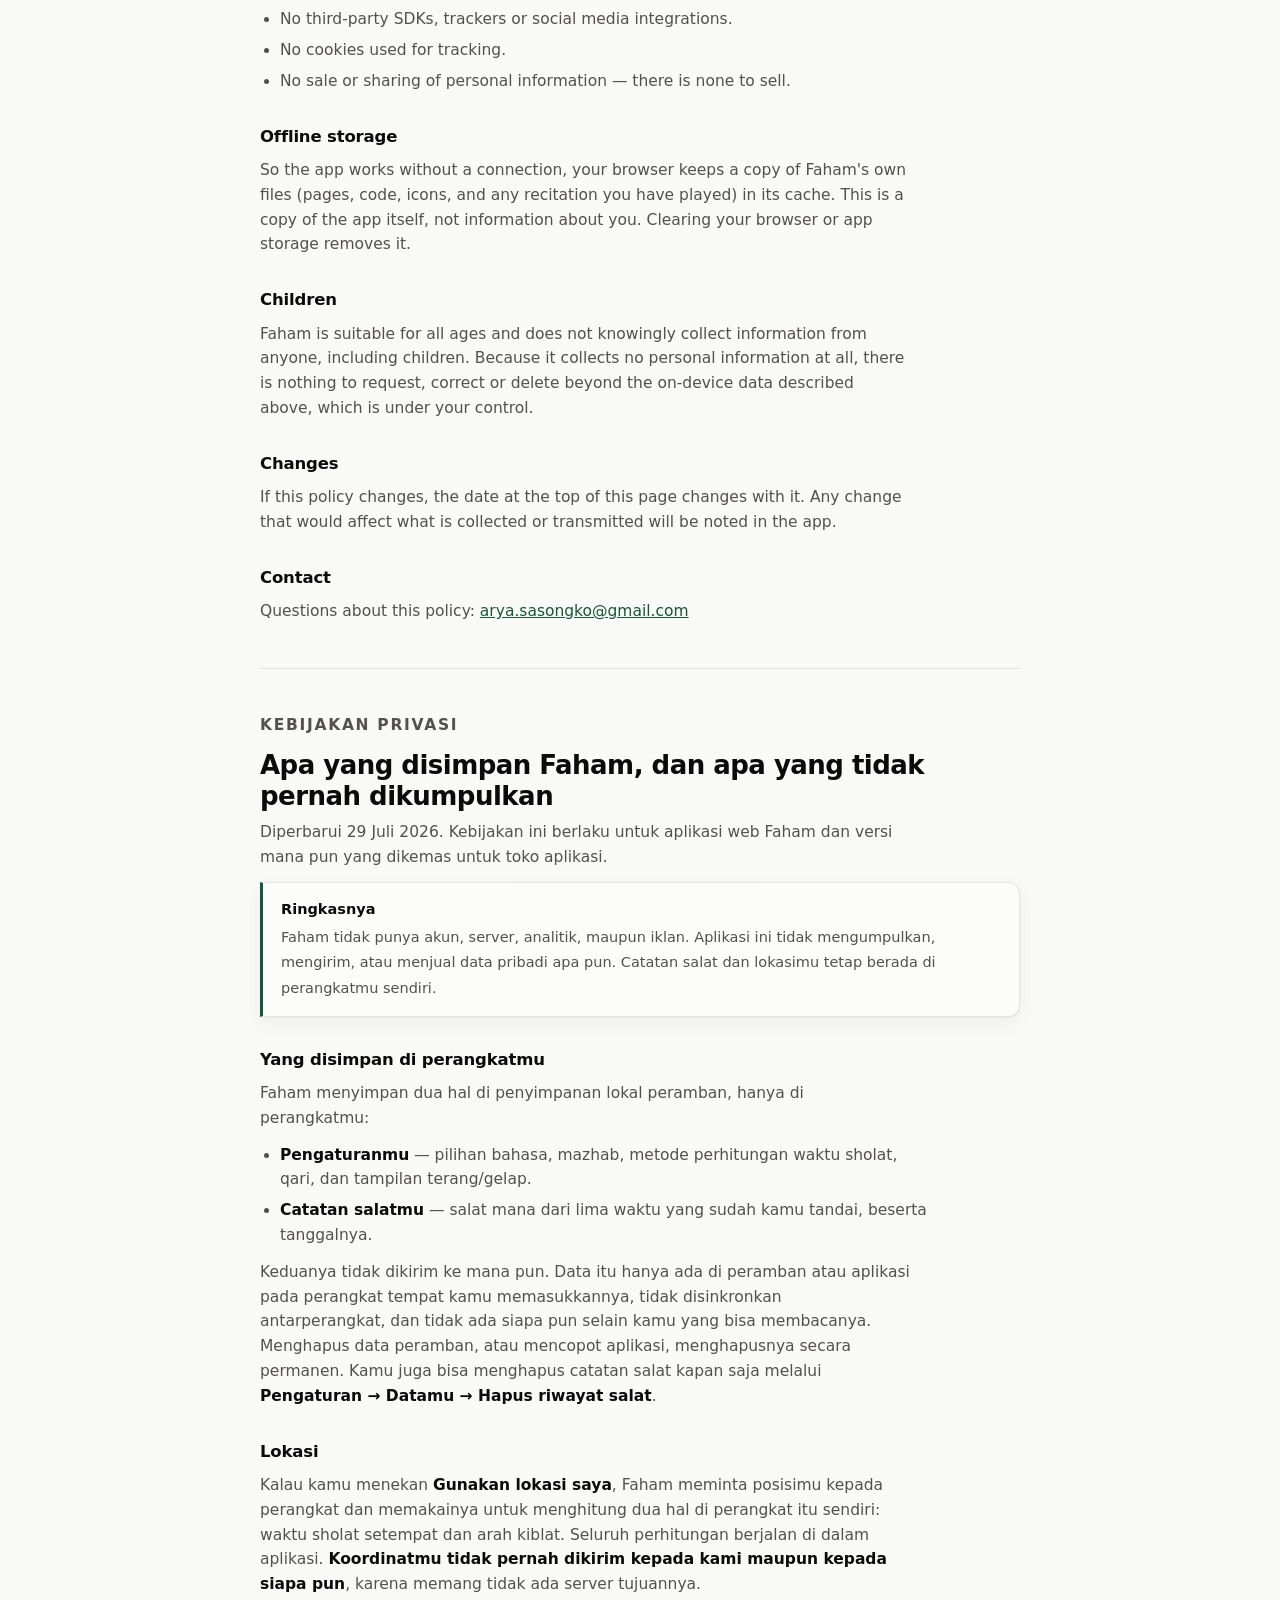
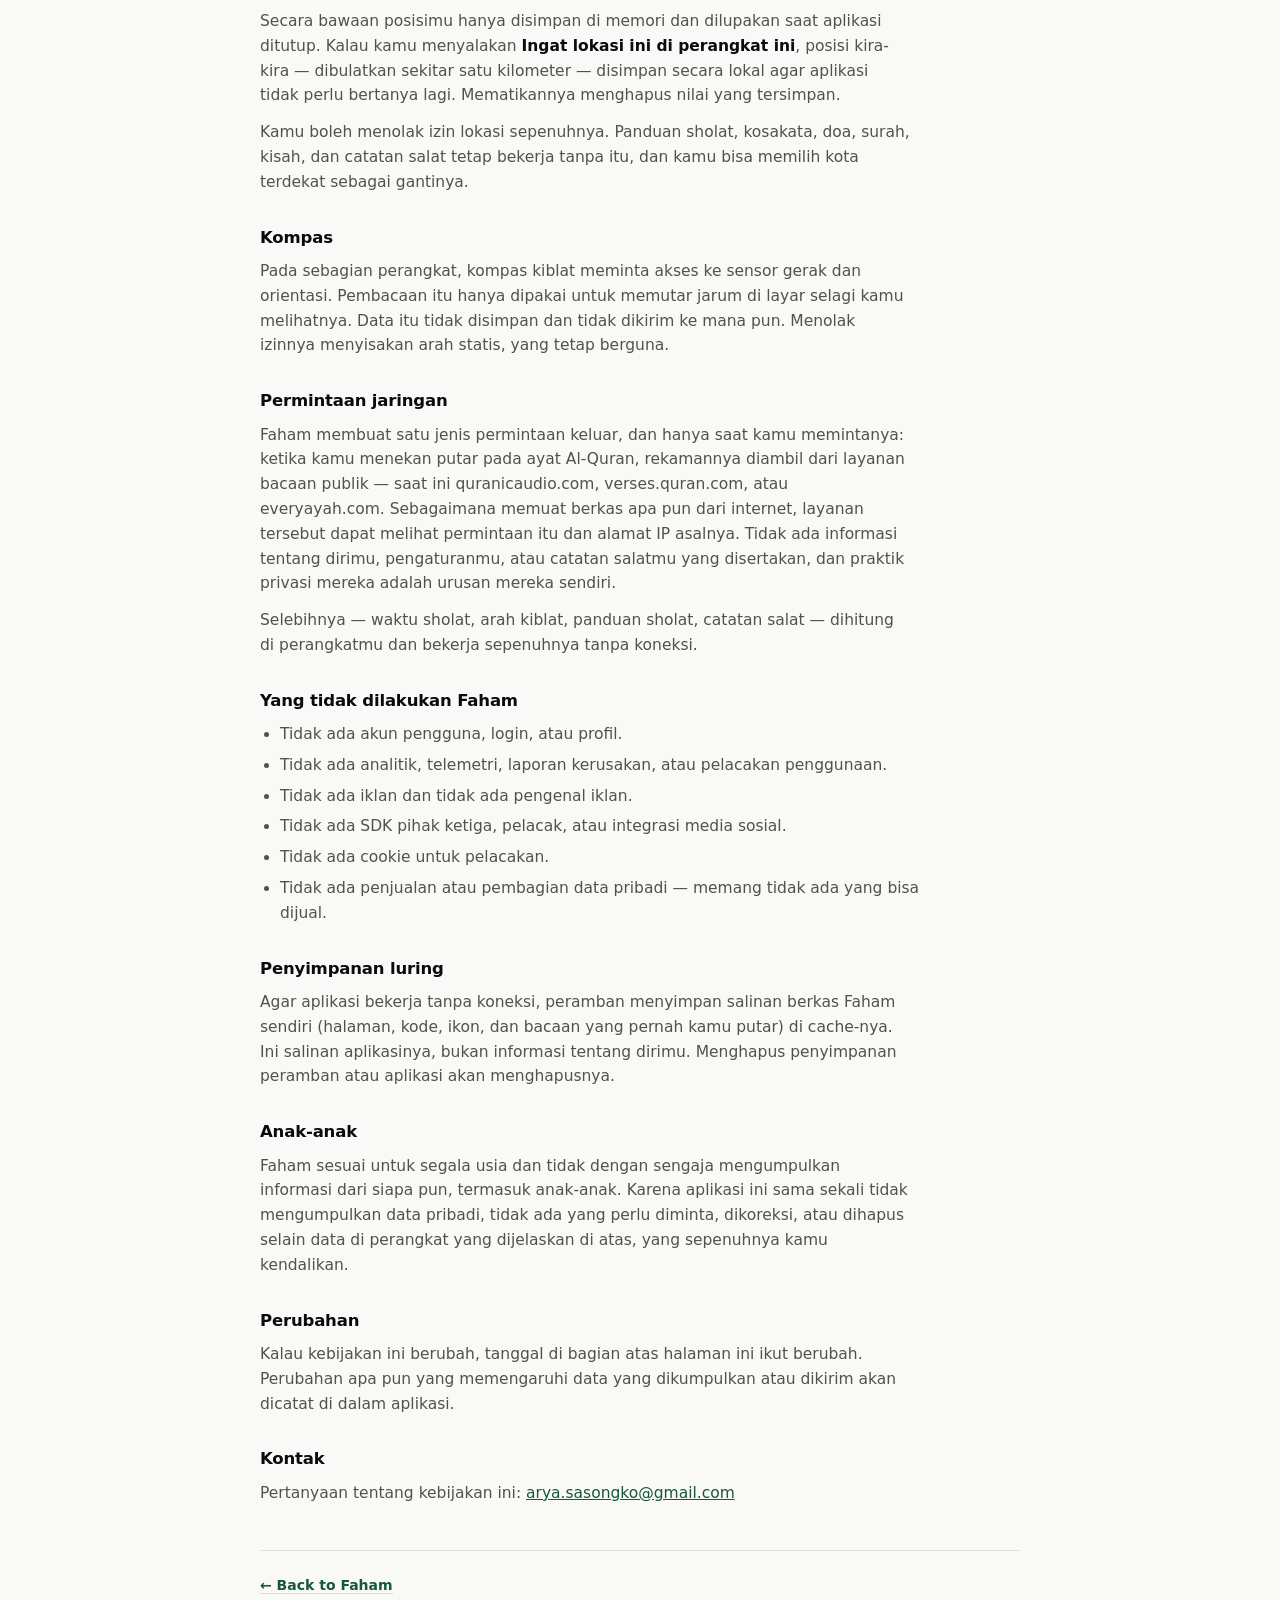
<file: privacy.html>
<!DOCTYPE html>
<html lang="en">
<head>
<meta charset="utf-8">
<meta name="viewport" content="width=device-width, initial-scale=1, viewport-fit=cover">
<meta name="description" content="Faham privacy policy — what the app stores, what it never collects, and the single network request it makes.">
<meta name="theme-color" content="#fcfcfb">
<meta name="theme-color" media="(prefers-color-scheme: dark)" content="#0d0d0d">
<script>
/* Apply a forced theme before first paint, so a dark-mode user who chose Light
   (or vice versa) never sees a flash of the wrong theme. app.js takes over
   from here; on any error the app simply follows the device. */
try {
  var s = JSON.parse(localStorage.getItem('faham.settings.v1') || '{}');
  if (s.theme === 'light' || s.theme === 'dark') {
    document.documentElement.setAttribute('data-theme', s.theme);
  }
} catch (e) { /* follow the device */ }
</script>
<link rel="stylesheet" href="styles.css">
<link rel="icon" type="image/png" sizes="192x192" href="icon-192.png">
<title>Privacy — Faham</title>
</head>
<body>

<main class="wrap policy">

  <p class="policy-back"><a href="index.html">&larr; Faham</a></p>

  <!-- ================= ENGLISH ================= -->
  <article lang="en">
    <p class="sec-h">Privacy policy</p>
    <h2>What Faham stores, and what it never collects</h2>
    <p class="sec-lede">Last updated 29 July 2026. This policy covers the Faham
      web app and any version of it packaged for an app store.</p>

    <div class="callout blue">
      <b>The short version</b>
      <span>Faham has no accounts, no server, no analytics and no advertising.
        It does not collect, transmit or sell any personal information. Your
        prayer records and your location stay on your own device.</span>
    </div>

    <h3 class="policy-h">What is stored on your device</h3>
    <p>Faham saves two things in your browser's local storage, on your device
      only:</p>
    <ul>
      <li><b>Your settings</b> — chosen language, madhhab, prayer-time
        calculation method, reciter, and light/dark appearance.</li>
      <li><b>Your prayer log</b> — which of the five daily prayers you have
        marked as prayed, by date.</li>
    </ul>
    <p>Neither is sent anywhere. They exist only in the browser or app on the
      device where you entered them, they are not synchronised between your
      devices, and no one but you can read them. Clearing your browser data, or
      uninstalling the app, deletes them permanently. You can also delete the
      prayer log at any time from <b>Settings &rarr; Your data &rarr; Clear
      prayer history</b>.</p>

    <h3 class="policy-h">Location</h3>
    <p>If you tap <b>Use my location</b>, Faham asks your device for your
      position and uses it to calculate two things on the device itself: your
      local prayer times, and the compass direction to the Kaaba. The
      calculations run entirely in the app. <b>Your coordinates are never sent
      to us or to anyone else</b>, because there is no server to send them to.</p>
    <p>By default your position is kept in memory only and is forgotten when you
      close the app. If you switch on <b>Remember this location on this
      device</b>, an approximate position — rounded to roughly one kilometre — is
      saved locally so the app does not have to ask again. Switching it off
      deletes the saved value.</p>
    <p>You can decline the location permission entirely. The prayer guide,
      vocabulary, duas, surahs, stories and prayer log all work without it, and
      you can pick a nearby city instead.</p>

    <h3 class="policy-h">The compass</h3>
    <p>On some devices the qibla compass asks for access to motion and
      orientation sensors. Those readings are used only to rotate the needle on
      screen while you are looking at it. They are not stored and not
      transmitted. Refusing the permission leaves a static bearing, which still
      works.</p>

    <h3 class="policy-h">Network requests</h3>
    <p>Faham makes one kind of outbound request, and only when you ask it to:
      when you tap play on a Quran verse, the recording is fetched from a
      public recitation service — currently
      <span class="nowrap">quranicaudio.com</span>,
      <span class="nowrap">verses.quran.com</span> or
      <span class="nowrap">everyayah.com</span>. As with loading any file from
      the internet, those services can see the request and the IP address it
      came from. Nothing about you, your settings or your prayer log is included
      in the request, and their privacy practices are their own.</p>
    <p>Everything else — prayer times, the qibla, the prayer guide, the log —
      is computed on your device and works with no connection at all.</p>

    <h3 class="policy-h">What Faham does not do</h3>
    <ul>
      <li>No user accounts, sign-in or profiles.</li>
      <li>No analytics, telemetry, crash reporting or usage tracking.</li>
      <li>No advertising and no advertising identifiers.</li>
      <li>No third-party SDKs, trackers or social media integrations.</li>
      <li>No cookies used for tracking.</li>
      <li>No sale or sharing of personal information — there is none to sell.</li>
    </ul>

    <h3 class="policy-h">Offline storage</h3>
    <p>So the app works without a connection, your browser keeps a copy of
      Faham's own files (pages, code, icons, and any recitation you have played)
      in its cache. This is a copy of the app itself, not information about you.
      Clearing your browser or app storage removes it.</p>

    <h3 class="policy-h">Children</h3>
    <p>Faham is suitable for all ages and does not knowingly collect
      information from anyone, including children. Because it collects no
      personal information at all, there is nothing to request, correct or
      delete beyond the on-device data described above, which is under your
      control.</p>

    <h3 class="policy-h">Changes</h3>
    <p>If this policy changes, the date at the top of this page changes with
      it. Any change that would affect what is collected or transmitted will be
      noted in the app.</p>

    <h3 class="policy-h">Contact</h3>
    <p>Questions about this policy: <a href="mailto:arya.sasongko@gmail.com">arya.sasongko@gmail.com</a></p>
  </article>

  <hr class="policy-rule">

  <!-- ================= BAHASA INDONESIA ================= -->
  <article lang="id">
    <p class="sec-h">Kebijakan privasi</p>
    <h2>Apa yang disimpan Faham, dan apa yang tidak pernah dikumpulkan</h2>
    <p class="sec-lede">Diperbarui 29 Juli 2026. Kebijakan ini berlaku untuk
      aplikasi web Faham dan versi mana pun yang dikemas untuk toko aplikasi.</p>

    <div class="callout blue">
      <b>Ringkasnya</b>
      <span>Faham tidak punya akun, server, analitik, maupun iklan. Aplikasi ini
        tidak mengumpulkan, mengirim, atau menjual data pribadi apa pun. Catatan
        salat dan lokasimu tetap berada di perangkatmu sendiri.</span>
    </div>

    <h3 class="policy-h">Yang disimpan di perangkatmu</h3>
    <p>Faham menyimpan dua hal di penyimpanan lokal peramban, hanya di
      perangkatmu:</p>
    <ul>
      <li><b>Pengaturanmu</b> — pilihan bahasa, mazhab, metode perhitungan waktu
        sholat, qari, dan tampilan terang/gelap.</li>
      <li><b>Catatan salatmu</b> — salat mana dari lima waktu yang sudah kamu
        tandai, beserta tanggalnya.</li>
    </ul>
    <p>Keduanya tidak dikirim ke mana pun. Data itu hanya ada di peramban atau
      aplikasi pada perangkat tempat kamu memasukkannya, tidak disinkronkan
      antarperangkat, dan tidak ada siapa pun selain kamu yang bisa membacanya.
      Menghapus data peramban, atau mencopot aplikasi, menghapusnya secara
      permanen. Kamu juga bisa menghapus catatan salat kapan saja melalui
      <b>Pengaturan &rarr; Datamu &rarr; Hapus riwayat salat</b>.</p>

    <h3 class="policy-h">Lokasi</h3>
    <p>Kalau kamu menekan <b>Gunakan lokasi saya</b>, Faham meminta posisimu
      kepada perangkat dan memakainya untuk menghitung dua hal di perangkat itu
      sendiri: waktu sholat setempat dan arah kiblat. Seluruh perhitungan
      berjalan di dalam aplikasi. <b>Koordinatmu tidak pernah dikirim kepada
      kami maupun kepada siapa pun</b>, karena memang tidak ada server tujuannya.</p>
    <p>Secara bawaan posisimu hanya disimpan di memori dan dilupakan saat
      aplikasi ditutup. Kalau kamu menyalakan <b>Ingat lokasi ini di perangkat
      ini</b>, posisi kira-kira — dibulatkan sekitar satu kilometer — disimpan
      secara lokal agar aplikasi tidak perlu bertanya lagi. Mematikannya
      menghapus nilai yang tersimpan.</p>
    <p>Kamu boleh menolak izin lokasi sepenuhnya. Panduan sholat, kosakata,
      doa, surah, kisah, dan catatan salat tetap bekerja tanpa itu, dan kamu
      bisa memilih kota terdekat sebagai gantinya.</p>

    <h3 class="policy-h">Kompas</h3>
    <p>Pada sebagian perangkat, kompas kiblat meminta akses ke sensor gerak dan
      orientasi. Pembacaan itu hanya dipakai untuk memutar jarum di layar selagi
      kamu melihatnya. Data itu tidak disimpan dan tidak dikirim ke mana pun.
      Menolak izinnya menyisakan arah statis, yang tetap berguna.</p>

    <h3 class="policy-h">Permintaan jaringan</h3>
    <p>Faham membuat satu jenis permintaan keluar, dan hanya saat kamu memintanya:
      ketika kamu menekan putar pada ayat Al-Quran, rekamannya diambil dari
      layanan bacaan publik — saat ini
      <span class="nowrap">quranicaudio.com</span>,
      <span class="nowrap">verses.quran.com</span>, atau
      <span class="nowrap">everyayah.com</span>. Sebagaimana memuat berkas apa
      pun dari internet, layanan tersebut dapat melihat permintaan itu dan
      alamat IP asalnya. Tidak ada informasi tentang dirimu, pengaturanmu, atau
      catatan salatmu yang disertakan, dan praktik privasi mereka adalah urusan
      mereka sendiri.</p>
    <p>Selebihnya — waktu sholat, arah kiblat, panduan sholat, catatan salat —
      dihitung di perangkatmu dan bekerja sepenuhnya tanpa koneksi.</p>

    <h3 class="policy-h">Yang tidak dilakukan Faham</h3>
    <ul>
      <li>Tidak ada akun pengguna, login, atau profil.</li>
      <li>Tidak ada analitik, telemetri, laporan kerusakan, atau pelacakan penggunaan.</li>
      <li>Tidak ada iklan dan tidak ada pengenal iklan.</li>
      <li>Tidak ada SDK pihak ketiga, pelacak, atau integrasi media sosial.</li>
      <li>Tidak ada cookie untuk pelacakan.</li>
      <li>Tidak ada penjualan atau pembagian data pribadi — memang tidak ada yang bisa dijual.</li>
    </ul>

    <h3 class="policy-h">Penyimpanan luring</h3>
    <p>Agar aplikasi bekerja tanpa koneksi, peramban menyimpan salinan berkas
      Faham sendiri (halaman, kode, ikon, dan bacaan yang pernah kamu putar) di
      cache-nya. Ini salinan aplikasinya, bukan informasi tentang dirimu.
      Menghapus penyimpanan peramban atau aplikasi akan menghapusnya.</p>

    <h3 class="policy-h">Anak-anak</h3>
    <p>Faham sesuai untuk segala usia dan tidak dengan sengaja mengumpulkan
      informasi dari siapa pun, termasuk anak-anak. Karena aplikasi ini sama
      sekali tidak mengumpulkan data pribadi, tidak ada yang perlu diminta,
      dikoreksi, atau dihapus selain data di perangkat yang dijelaskan di atas,
      yang sepenuhnya kamu kendalikan.</p>

    <h3 class="policy-h">Perubahan</h3>
    <p>Kalau kebijakan ini berubah, tanggal di bagian atas halaman ini ikut
      berubah. Perubahan apa pun yang memengaruhi data yang dikumpulkan atau
      dikirim akan dicatat di dalam aplikasi.</p>

    <h3 class="policy-h">Kontak</h3>
    <p>Pertanyaan tentang kebijakan ini: <a href="mailto:arya.sasongko@gmail.com">arya.sasongko@gmail.com</a></p>
  </article>

  <footer>
    <p><a class="footlink" href="index.html">&larr; Back to Faham</a></p>
  </footer>
</main>

</body>
</html>
</file>
<file: styles.css>
/* ============================================================================
   Faham — stylesheet.
   ----------------------------------------------------------------------------
   Structure:
     1. Design tokens        — colour, space, radius, shadow, motion
     2. Base and utilities
     3. Chrome               — top bar, tabs, sections
     4. Content components   — cards, Arabic blocks, tables, figures
     5. Feature components   — tracker, prayer times, qibla, settings, onboarding
     6. Responsive and preference queries

   Everything is driven by custom properties, so dark mode is a token swap
   rather than a second stylesheet. Nothing here uses a fixed height where the
   text can change length between English and Indonesian.
   ========================================================================== */

/* ============ 1. TOKENS ================================================== */

:root{
  color-scheme: light;

  /* surface */
  --surface:#fcfcfb; --plane:#f9f9f7;
  --ink:#0b0b0b; --ink2:#52514e; --muted:#898781;
  --line:#e1e0d9; --rule:#c3c2b7;

  /* brand */
  --accent:#17573A; --accent-fill:#17573A; --accent-soft:#CDE6D6; --accent-deep:#0E3D28;
  --id-accent:#96622F; --id-soft:#F6EADC; --id-deep:#7A4E22;
  --good:#0ca30c; --warn:#a06a00;
  --danger:#a32020; --danger-soft:#fbe9e9;

  --border:rgba(11,11,11,.10);
  --shadow-card:0 1px 2px rgba(11,11,11,.04), 0 6px 20px rgba(11,11,11,.05);
  --shadow:var(--shadow-card);

  /* spacing scale */
  --space-1:4px; --space-2:8px; --space-3:12px; --space-4:16px;
  --space-5:22px; --space-6:30px; --space-7:44px;

  /* radii */
  --radius-sm:8px; --radius-md:11px; --radius-lg:14px; --radius-pill:999px;

  /* controls */
  --tap:44px;
  --font:system-ui,-apple-system,"Segoe UI",sans-serif;
  --ease:cubic-bezier(.2,.7,.3,1);
  --dur:.16s;
}

/* Dark tokens apply in two cases: the device prefers dark and the user has not
   forced light, OR the user has forced dark. The two blocks below are the SAME
   token set and must be edited together — CSS offers no way to share one
   declaration block between a media-scoped and an attribute-scoped selector
   without dropping support for older WebViews. */
@media (prefers-color-scheme:dark){
  :root:where(:not([data-theme="light"])){
    color-scheme:dark;
    --surface:#1a1a19; --plane:#0d0d0d;
    --ink:#fff; --ink2:#c3c2b7; --muted:#898781;
    --line:#2c2c2a; --rule:#383835;
    --accent:#48A97A; --accent-fill:#26794F; --accent-soft:#17573A; --accent-deep:#A8DCC2;
    --id-accent:#C9BCA6; --id-soft:#3A2E1E; --id-deep:#C9BCA6;
    --warn:#e0b355; --danger:#ef8888; --danger-soft:#3a1f1f;
    --border:rgba(255,255,255,.10); --shadow-card:none; --shadow:none;
  }
}
:root[data-theme="dark"]{
  color-scheme:dark;
  --surface:#1a1a19; --plane:#0d0d0d;
  --ink:#fff; --ink2:#c3c2b7; --muted:#898781;
  --line:#2c2c2a; --rule:#383835;
  --accent:#48A97A; --accent-fill:#26794F; --accent-soft:#17573A; --accent-deep:#A8DCC2;
  --id-accent:#C9BCA6; --id-soft:#3A2E1E; --id-deep:#C9BCA6;
  --warn:#e0b355; --danger:#ef8888; --danger-soft:#3a1f1f;
  --border:rgba(255,255,255,.10); --shadow-card:none; --shadow:none;
}

/* ============ 2. BASE =================================================== */

*{box-sizing:border-box}
html{scroll-behavior:smooth;scroll-padding-top:130px}
body{
  margin:0;background:var(--plane);color:var(--ink);font-family:var(--font);
  font-size:16px;line-height:1.6;-webkit-font-smoothing:antialiased;
  padding:0 var(--space-4) calc(var(--space-7) + env(safe-area-inset-bottom));
  padding-left:calc(var(--space-4) + env(safe-area-inset-left));
  padding-right:calc(var(--space-4) + env(safe-area-inset-right));
  overflow-x:hidden;
}
body.ob-open{overflow:hidden}
.wrap{max-width:760px;margin:0 auto}

button{font-family:inherit}
:focus-visible{outline:2px solid var(--accent);outline-offset:2px;border-radius:var(--radius-sm)}

.hidden{display:none !important}
.sr-only{
  position:absolute;width:1px;height:1px;padding:0;margin:-1px;
  overflow:hidden;clip:rect(0 0 0 0);white-space:nowrap;border:0;
}
.skip{
  position:absolute;left:-9999px;top:0;z-index:100;background:var(--accent-fill);color:#fff;
  padding:10px 16px;border-radius:0 0 var(--radius-sm) 0;text-decoration:none;font-size:14px;
}
.skip:focus{left:0}
.muted{color:var(--muted)}
.small{font-size:13.5px}

/* ============ 3. CHROME ================================================= */

.bar{
  position:sticky;top:0;z-index:40;background:var(--plane);
  padding:calc(10px + env(safe-area-inset-top)) var(--space-4) var(--space-2);
  border-bottom:1px solid var(--line);
  margin:0 calc(var(--space-4) * -1);
}
.bar-in{max-width:760px;margin:0 auto}
.brand{display:flex;align-items:center;gap:9px;margin-bottom:9px}
.brand .logo{width:27px;height:27px;border-radius:7px;flex:0 0 auto;display:block}
.brand .wordmark{line-height:1;font-size:17px;letter-spacing:-.01em;font-weight:650}
.brand span{line-height:1;font-size:12px;color:var(--muted)}

.search{
  width:100%;font-family:inherit;font-size:16px;padding:10px 13px;border-radius:var(--radius-md);
  border:1px solid var(--border);background:var(--surface);color:var(--ink);
  min-height:var(--tap);
}
.search::placeholder{color:var(--muted)}
.search:focus{outline:2px solid var(--accent);outline-offset:-1px;border-color:transparent}
.barrow{display:flex;gap:var(--space-2);align-items:center;margin-bottom:9px}
.barrow .search{flex:1;min-width:0}

.seg{
  display:inline-flex;flex:0 0 auto;background:var(--surface);border:1px solid var(--border);
  border-radius:var(--radius-md);padding:2px;gap:2px;
}
.seg button{
  font-size:12.5px;font-weight:620;letter-spacing:.02em;
  padding:9px;min-width:38px;border-radius:var(--radius-sm);border:0;
  background:transparent;color:var(--ink2);cursor:pointer;white-space:nowrap;
}
.seg button.on{background:var(--accent-fill);color:#fff}
/* the +EN / +ID pair toggle sits at the end of the group, visually separated */
.seg .pairb{
  min-width:34px;padding:9px 7px;font-size:11.5px;letter-spacing:.03em;
  color:var(--muted);border-left:1px solid var(--border);border-radius:0 var(--radius-sm) var(--radius-sm) 0;
}
.seg .pairb.on{background:var(--accent-soft);color:var(--accent-deep)}

nav{display:flex;gap:6px;overflow-x:auto;scrollbar-width:none;padding-bottom:2px}
nav::-webkit-scrollbar{display:none}
nav a{
  flex:0 0 auto;font-size:13px;font-weight:560;text-decoration:none;color:var(--ink2);
  padding:9px 13px;border-radius:var(--radius-pill);border:1px solid var(--border);white-space:nowrap;
  display:flex;align-items:center;gap:6px;min-height:38px;
}
nav a.on{background:var(--accent-soft);color:var(--accent-deep);border-color:transparent}
#tabs a{justify-content:center;text-align:center}
#subnav{margin-top:7px}
#subnav:empty{display:none}
#subnav a{font-size:12.5px;padding:7px 12px;min-height:34px}

section{padding-top:var(--space-6)}
section.vhide{display:none !important}
.sec-h{
  font-size:12px;letter-spacing:.11em;text-transform:uppercase;color:var(--muted);
  font-weight:620;margin:0 0 var(--space-2);
}
.sec-h.spaced{margin-top:var(--space-6)}
h2{font-size:clamp(22px,6vw,26px);letter-spacing:-.02em;margin:0 0 var(--space-2);font-weight:650;line-height:1.2}
h3{font-size:18px;margin:0;font-weight:625;letter-spacing:-.01em}
.sec-lede{font-size:15.5px;color:var(--ink2);margin:0 0 var(--space-5);max-width:60ch}

footer{
  margin-top:var(--space-7);padding:var(--space-5) 0 0;border-top:1px solid var(--line);
  font-size:13px;color:var(--muted);
}
footer p{margin:0 0 var(--space-2)}
footer b{color:var(--ink2)}

/* ============ 4. CONTENT COMPONENTS ===================================== */

.card{
  background:var(--surface);border:1px solid var(--border);border-radius:13px;
  padding:18px 19px;margin-bottom:var(--space-3);box-shadow:var(--shadow-card);
}
.card-h{display:flex;justify-content:space-between;align-items:baseline;gap:var(--space-3);flex-wrap:wrap}
.card-t{font-size:18px;margin:0;font-weight:625;letter-spacing:-.01em}
.card-top{display:flex;gap:var(--space-3);align-items:flex-start}
.card-txt{flex:1;min-width:0}
.step-n{
  font-size:11px;letter-spacing:.09em;text-transform:uppercase;color:var(--accent);
  font-weight:640;margin:0 0 3px;
}
.pos{font-size:12px;color:var(--muted);white-space:nowrap}

/* Arabic block. `lang="ar" dir="rtl"` is set in the markup; this is only type. */
.ar{font-size:25px;line-height:2.05;text-align:right;margin:14px 0 10px;font-weight:500;overflow-wrap:break-word}
.tl{font-size:15.5px;font-style:italic;margin:0 0 9px;color:var(--ink)}
.en{font-size:15px;color:var(--ink2);margin:0}
.ar-row{display:flex;gap:var(--space-3);align-items:flex-start}
.ar-row .ar{flex:1;min-width:0}
.ar-audio{flex:0 0 auto;padding-top:16px}

.times{
  display:inline-block;font-size:11.5px;font-weight:620;letter-spacing:.04em;text-transform:uppercase;
  color:var(--accent-deep);background:var(--accent-soft);padding:2px 8px;border-radius:var(--radius-pill);
  margin-left:var(--space-2);
}
.times.sn{background:var(--line);color:var(--ink2)}

/* Indonesian block in Both mode */
.id-txt{
  display:none;margin-top:10px;padding:11px 13px;border-left:3px solid var(--id-accent);
  background:var(--plane);border-radius:0 9px 9px 0;
}
.id-txt.show{display:block}
.id-txt .lbl{
  font-size:10.5px;letter-spacing:.1em;text-transform:uppercase;color:var(--id-deep);
  font-weight:650;display:block;margin-bottom:3px;
}
.id-txt p{font-size:15px;color:var(--ink2);margin:0}
.id-txt p + p{margin-top:11px}

.why{margin-top:14px;padding-top:13px;border-top:1px solid var(--line)}
.why .lbl{
  font-size:10.5px;letter-spacing:.1em;text-transform:uppercase;color:var(--muted);
  font-weight:650;display:block;margin-bottom:4px;
}
.why p{font-size:14.5px;color:var(--ink2);margin:0}
.school-note{
  font-size:14px;color:var(--ink2);margin:10px 0 0;padding:10px 12px;
  background:var(--plane);border-radius:var(--radius-sm);border-left:3px solid var(--accent);
}
.school-note .lbl{
  display:block;font-size:10.5px;letter-spacing:.09em;text-transform:uppercase;
  color:var(--accent);font-weight:650;margin-bottom:3px;
}

.more{margin-top:9px}
.more summary{
  font-size:13px;font-weight:580;color:var(--accent);cursor:pointer;list-style:none;
  padding:8px 0;user-select:none;min-height:34px;
}
.more summary::-webkit-details-marker{display:none}
.more summary::before{content:"＋ ";font-weight:500}
.more[open] summary::before{content:"− "}
.more[open] summary{margin-bottom:7px}
.more-body p{font-size:14.5px;color:var(--ink2);margin:0 0 10px}
.more-body p:last-child{margin-bottom:0}

.callout{
  background:var(--surface);border:1px solid var(--border);border-left:3px solid var(--warn);
  border-radius:0 12px 12px 0;padding:15px 18px;margin-bottom:var(--space-3);box-shadow:var(--shadow-card);
}
.callout b{display:block;font-size:14.5px;margin-bottom:3px}
.callout span{font-size:14.5px;color:var(--ink2)}
.callout.blue{border-left-color:var(--accent)}
.callout.green{border-left-color:var(--id-accent)}

/* prayer table */
.tbl{
  width:100%;border-collapse:collapse;background:var(--surface);border:1px solid var(--border);
  border-radius:13px;overflow:hidden;box-shadow:var(--shadow-card);margin-bottom:14px;font-size:14.5px;
}
.tbl th{
  text-align:left;font-size:11px;letter-spacing:.08em;text-transform:uppercase;color:var(--muted);
  font-weight:620;padding:11px 13px;border-bottom:1px solid var(--line);white-space:nowrap;
}
.tbl td{padding:11px 13px;border-bottom:1px solid var(--line);vertical-align:top}
.tbl tr:last-child td{border-bottom:0}
.tbl td:first-child{font-weight:600}
.tbl .n{font-variant-numeric:tabular-nums;text-align:center;font-weight:640;color:var(--accent)}
.tbl-sub{font-size:12.5px;color:var(--muted);font-weight:400}
.tbl-voice{font-size:13.5px}
.tbl-diff{font-size:13.5px;color:var(--ink2)}
.tbl-diff em{font-style:normal;display:block;margin-top:4px;color:var(--accent-deep)}

/* rakaat walkthrough */
.picker{display:flex;gap:7px;flex-wrap:wrap;margin-bottom:var(--space-4)}
.picker button{
  font-size:14px;font-weight:580;padding:10px 15px;border-radius:var(--radius-md);min-height:var(--tap);
  border:1px solid var(--border);background:var(--surface);color:var(--ink);cursor:pointer;box-shadow:var(--shadow-card);
}
.picker button.on{background:var(--accent-fill);border-color:var(--accent-fill);color:#fff}
.picker button small{display:block;font-size:11px;font-weight:500;opacity:.72;margin-top:1px}

.walk-note{font-size:13px;color:var(--muted);margin:0 0 var(--space-3)}
.walk-note a{color:var(--accent)}
.unit-h{
  font-size:12px;letter-spacing:.09em;text-transform:uppercase;color:var(--accent);
  font-weight:660;margin:var(--space-5) 0 var(--space-2);
}

.rk{
  background:var(--surface);border:1px solid var(--border);border-radius:13px;
  padding:0 19px 6px;margin-bottom:var(--space-3);box-shadow:var(--shadow-card);overflow:hidden;
}
.rk-h{
  margin:0 -19px 0;padding:13px 19px;background:var(--accent-soft);
  color:var(--accent-deep);font-size:13px;font-weight:660;letter-spacing:.04em;text-transform:uppercase;
}
.rk-h em{font-style:normal;font-weight:500;text-transform:none;letter-spacing:0;opacity:.85;font-size:12.5px}
ol.seq{list-style:none;counter-reset:s;margin:6px 0 0;padding:0}
ol.seq li{counter-increment:s;display:flex;gap:13px;padding:10px 0;border-bottom:1px solid var(--line)}
ol.seq li:last-child{border-bottom:0}
ol.seq li::before{
  content:counter(s);flex:0 0 22px;height:22px;border-radius:50%;
  background:var(--plane);border:1px solid var(--border);color:var(--muted);
  font-size:11px;font-weight:640;display:flex;align-items:center;justify-content:center;margin-top:2px;
  font-variant-numeric:tabular-nums;
}
.seq-b{flex:1;min-width:0}
.seq-t{font-size:15px;font-weight:580;margin:0}
.seq-t a{color:var(--accent);text-decoration:none;border-bottom:1px solid var(--accent-soft)}
.seq-d{font-size:13.5px;color:var(--ink2);margin:2px 0 0}
.seq-say{font-size:13.5px;font-style:italic;color:var(--ink);margin:3px 0 0}

.flag{
  display:inline-block;font-size:10.5px;font-weight:640;letter-spacing:.05em;text-transform:uppercase;
  padding:2px 7px;border-radius:var(--radius-pill);margin-left:6px;vertical-align:1px;
}
.flag.aloud{background:var(--accent-soft);color:var(--accent-deep)}
.flag.silent{background:var(--line);color:var(--ink2)}
.flag.only{background:var(--id-soft);color:var(--id-deep)}
.flag.school{background:transparent;border:1px solid var(--id-accent);color:var(--id-deep);text-transform:none;letter-spacing:.02em}

/* vocabulary */
.vocab{display:grid;grid-template-columns:1fr;gap:9px}
.word{
  background:var(--surface);border:1px solid var(--border);border-radius:var(--radius-md);
  box-shadow:var(--shadow-card);display:flex;align-items:center;gap:var(--space-2);padding-right:var(--space-3);
}
.word-main{
  flex:1;min-width:0;display:flex;align-items:center;gap:14px;text-align:left;
  background:transparent;border:0;color:inherit;cursor:pointer;padding:13px 15px;font-size:inherit;
}
.w-ar{font-size:22px;flex:0 0 auto;min-width:76px;text-align:right}
.w-b{flex:1;min-width:0;display:block}
.w-tl{font-size:14px;font-style:italic;display:block}
.w-en{font-size:14.5px;font-weight:560;display:block;margin-top:1px}
.w-id{font-size:13.5px;color:var(--id-deep);display:none;margin-top:2px}
.w-note{font-size:13px;color:var(--ink2);display:none;margin-top:5px}
.word.open .w-id,.word.open .w-note{display:block}
.w-audio{flex:0 0 auto}

/* pose figures */
.pose-box{flex:0 0 auto;background:var(--plane);border-radius:var(--radius-md);padding:5px;overflow:hidden}
svg.pose{display:block}
.pose .fig{fill:none;stroke:var(--ink);stroke-width:6;stroke-linecap:round;stroke-linejoin:round}
.pose .halo{fill:none;stroke:var(--surface);stroke-width:11;stroke-linecap:round;stroke-linejoin:round}
.pose circle.fig{fill:none}
.pose circle.halo{fill:var(--surface)}
.pose .ground{stroke:var(--rule);stroke-width:2;stroke-linecap:round}
.pose .turn{fill:none;stroke:var(--accent);stroke-width:3.5;stroke-linecap:round}
.pose .turn-head{fill:var(--accent);stroke:none}
.pose-box .halo{stroke:var(--plane)}
.pose-box circle.halo{fill:var(--plane)}

.cycle{display:flex;gap:var(--space-2);overflow-x:auto;scrollbar-width:none;padding:2px 0 6px;margin-bottom:14px}
.cycle::-webkit-scrollbar{display:none}
.cyc{
  flex:0 0 auto;background:var(--surface);border:1px solid var(--border);border-radius:var(--radius-md);
  padding:6px 8px 9px;text-align:center;box-shadow:var(--shadow-card);width:104px;
}
.cyc b{display:block;font-size:11.5px;font-weight:620;margin-top:1px}
.cyc i{display:block;font-style:normal;font-size:10.5px;color:var(--muted);margin-top:1px}
.cyc .n{font-size:10px;letter-spacing:.08em;color:var(--accent);font-weight:660}

/* rakaat map */
.rmap{
  background:var(--surface);border:1px solid var(--border);border-radius:13px;
  padding:14px 15px;box-shadow:var(--shadow-card);overflow-x:auto;margin-bottom:14px;
  -webkit-overflow-scrolling:touch;
}
.rmap-head,.rmap-row{display:grid;grid-template-columns:78px repeat(4,minmax(82px,1fr));gap:6px;align-items:stretch}
.rmap-head{margin-bottom:7px}
.rmap-head span{font-size:10px;letter-spacing:.08em;text-transform:uppercase;color:var(--muted);font-weight:650;padding-left:2px}
.rmap-row{margin-bottom:6px}
.rn{font-size:13.5px;font-weight:640;display:flex;flex-direction:column;justify-content:center;padding-right:6px}
.rn i{font-style:normal;font-size:11px;color:var(--muted);font-weight:500;margin-top:1px}
.rc{
  border:1px solid var(--line);border-radius:9px;padding:7px 8px;display:flex;flex-wrap:wrap;
  gap:4px;align-content:flex-start;background:var(--plane);min-height:54px;
}
.rc.aloud{background:var(--accent-soft);border-color:transparent}
.rc.empty{border-style:dashed;background:transparent;opacity:.4}
.chip{
  font-size:10.5px;font-weight:620;letter-spacing:.02em;padding:2px 7px;border-radius:var(--radius-pill);
  background:var(--surface);border:1px solid var(--border);color:var(--ink2);white-space:nowrap;
}
.chip.s{background:var(--id-soft);border-color:transparent;color:var(--id-deep)}
.chip.q{background:var(--accent-fill);border-color:transparent;color:#fff}
.chip.sit{background:transparent;border-style:dashed;color:var(--muted)}
.chip.sit.end{border-style:solid;border-color:var(--accent);color:var(--accent)}
.rmap-key{display:flex;gap:14px;flex-wrap:wrap;margin-top:10px;padding-top:10px;border-top:1px solid var(--line)}
.rmap-key span{font-size:11.5px;color:var(--ink2);display:flex;align-items:center;gap:6px}
.rmap-key .chip{margin:0}
.sw{width:13px;height:13px;border-radius:4px;border:1px solid var(--line);background:var(--plane);display:inline-block}
.sw.aloud{background:var(--accent-soft);border-color:transparent}

/* day arc */
.arc{
  background:var(--surface);border:1px solid var(--border);border-radius:13px;
  padding:16px 14px 12px;box-shadow:var(--shadow-card);margin-bottom:14px;
}
.arcsvg{width:100%;height:auto;display:block}
.arcsvg .horizon{stroke:var(--line);stroke-width:1.5}
.arcsvg .sun{fill:none;stroke:var(--rule);stroke-width:2;stroke-dasharray:3 4}
.arcsvg .drop{stroke:var(--line);stroke-width:1.5}
.arcsvg .pdot{fill:var(--accent);stroke:var(--surface);stroke-width:2.5}
.dlwrap{position:relative;height:56px;margin:2px 10px 0}
.dl{position:absolute;transform:translateX(-50%);text-align:center;white-space:nowrap}
.dl b{display:block;font-size:11.5px;font-weight:650}
.dl i{font-style:normal;font-size:10px;color:var(--muted)}
.arcnote{font-size:13px;color:var(--ink2);margin:12px 0 0;padding-top:11px;border-top:1px solid var(--line)}

/* wudhu diagram */
.wdiag{
  background:var(--surface);border:1px solid var(--border);border-radius:13px;
  padding:18px;box-shadow:var(--shadow-card);margin-bottom:14px;text-align:center;
}
.wsvg{width:100%;max-width:270px;height:auto;display:block;margin:0 auto}
.wsvg .wf{fill:none;stroke:var(--rule);stroke-width:2.2;stroke-linecap:round;stroke-linejoin:round}
.wsvg .wm{fill:var(--surface);stroke:var(--accent);stroke-width:2}
.wsvg .wm.ob{fill:var(--accent-fill);stroke:var(--accent-fill)}
.wsvg .wt{font-size:11px;font-weight:700;font-family:var(--font);fill:var(--accent)}
.wsvg .wt.ob{fill:#fff}
.wsvg .wl{stroke:var(--rule);stroke-width:1.2;stroke-dasharray:2 3}
.wsvg .wp{fill:var(--rule)}
.wlegend{display:flex;flex-wrap:wrap;gap:7px;justify-content:center;margin-top:14px}
.wleg{
  font-size:11.5px;color:var(--ink2);display:flex;align-items:center;gap:5px;
  border:1px solid var(--border);border-radius:var(--radius-pill);padding:3px 10px;
}
.wleg b{
  width:16px;height:16px;border-radius:50%;border:1.5px solid var(--accent);color:var(--accent);
  font-size:10px;display:flex;align-items:center;justify-content:center;
}
.wleg.ob b{background:var(--accent-fill);border-color:var(--accent-fill);color:#fff}
.wcard{padding:15px 18px}
.wtitle{font-size:16.5px}

/* stories */
.story-row{
  width:100%;text-align:left;background:var(--surface);border:1px solid var(--border);
  border-radius:12px;padding:15px 17px;margin-bottom:9px;box-shadow:var(--shadow-card);
  cursor:pointer;display:flex;gap:14px;align-items:flex-start;color:inherit;font-size:inherit;
}
.story-row .mins{
  flex:0 0 auto;font-size:11px;font-weight:660;letter-spacing:.04em;color:var(--accent-deep);
  background:var(--accent-soft);padding:3px 9px;border-radius:var(--radius-pill);margin-top:2px;white-space:nowrap;
}
.story-row .st{flex:1;min-width:0;display:block}
.story-h{font-size:16.5px;font-weight:625;letter-spacing:-.01em;display:block}
.story-p{font-size:14px;color:var(--ink2);display:block;margin-top:3px}
.story-row .ref{font-size:12px;color:var(--muted);display:block;margin-top:4px}

.back{
  font-size:13.5px;font-weight:580;padding:10px 14px;border-radius:9px;min-height:var(--tap);
  border:1px solid var(--border);background:var(--surface);color:var(--ink);cursor:pointer;margin-bottom:var(--space-4);
}
.read{
  background:var(--surface);border:1px solid var(--border);border-radius:var(--radius-lg);
  padding:24px 24px 22px;box-shadow:var(--shadow-card);
}
.read h3{font-size:clamp(21px,5.5vw,25px);letter-spacing:-.02em;line-height:1.2;margin:0 0 5px}
.read .meta{font-size:12.5px;color:var(--muted);margin:0 0 18px}
.read .ar{font-size:24px}
.prose p{font-size:16.5px;line-height:1.72;color:var(--ink);margin:0 0 15px}
.prose p:last-child{margin-bottom:0}
.prose p.lead::first-letter{font-size:2.6em;float:left;line-height:.86;padding:3px 9px 0 0;font-weight:600}
.anchor{margin:22px 0 0;padding:17px 0 0;border-top:1px solid var(--line)}
.anchor .lbl{
  font-size:10.5px;letter-spacing:.1em;text-transform:uppercase;color:var(--muted);
  font-weight:650;display:block;margin-bottom:2px;
}
.anchor .vref{font-size:12.5px;color:var(--accent);font-weight:580;margin:0 0 2px}

/* duas & questions */
.dua-g{
  font-size:12px;letter-spacing:.1em;text-transform:uppercase;color:var(--accent);
  font-weight:650;margin:26px 0 10px;
}
.dua-g:first-child{margin-top:4px}
.qa{
  background:var(--surface);border:1px solid var(--border);border-radius:12px;
  margin-bottom:var(--space-2);box-shadow:var(--shadow-card);overflow:hidden;
}
.qa summary{
  list-style:none;cursor:pointer;padding:14px 16px;font-size:15.5px;font-weight:585;
  display:flex;gap:10px;align-items:flex-start;min-height:var(--tap);
}
.qa summary::-webkit-details-marker{display:none}
.qa summary::before{content:"+";flex:0 0 auto;color:var(--accent);font-weight:700;font-size:17px;line-height:1.25}
.qa[open] summary::before{content:"\2212"}
.qa[open] summary{padding-bottom:6px}
.qa-b{padding:0 16px 15px 38px}
.qa-b p{margin:0;font-size:15px;color:var(--ink2)}
.disp{margin-top:11px;padding:10px 13px;border-left:3px solid var(--warn);background:var(--plane);border-radius:0 8px 8px 0}
.disp b{display:block;font-size:10.5px;letter-spacing:.09em;text-transform:uppercase;color:var(--warn);margin-bottom:2px}
.disp span{font-size:14px;color:var(--ink2)}

/* icons */
.ic{
  width:15px;height:15px;flex:0 0 auto;fill:none;stroke:currentColor;stroke-width:1.9;
  stroke-linecap:round;stroke-linejoin:round;vertical-align:-2px;
}

/* audio controls */
.playb{
  width:var(--tap);height:var(--tap);flex:0 0 auto;border-radius:50%;border:0;
  background:transparent;color:var(--accent);cursor:pointer;padding:0;
  display:inline-flex;align-items:center;justify-content:center;vertical-align:middle;position:relative;
}
.playb::before{
  content:"";position:absolute;width:30px;height:30px;border-radius:50%;
  border:1.5px solid currentColor;
}
.playb.sm::before{width:26px;height:26px}
.playb svg{width:14px;height:14px;display:block;position:relative}
.playb .ply{fill:currentColor}
.playb .stp{fill:currentColor;display:none}
.playb .ldg{display:none;fill:none;stroke:currentColor;stroke-width:3;stroke-linecap:round;stroke-dasharray:12 32}
.playb.on{color:#fff}
.playb.on::before{background:var(--accent-fill);border-color:var(--accent-fill)}
.playb.on .ply{display:none}
.playb.on .stp{display:block}
.playb.loading .ply,.playb.loading .stp{display:none}
.playb.loading .ldg{display:block;animation:spin 1s linear infinite;transform-origin:12px 12px}
.playb[data-failed]{opacity:.45}
@keyframes spin{to{transform:rotate(360deg)}}

.vrow{padding:15px 0;border-bottom:1px solid var(--line)}
.vhead{display:flex;align-items:center;gap:9px;margin-bottom:4px}
.vno{font-size:11px;color:var(--muted);font-variant-numeric:tabular-nums}
.vhead-all{
  display:flex;align-items:center;gap:10px;margin:14px 0 2px;padding-top:13px;
  border-top:1px solid var(--line);font-size:13.5px;color:var(--ink2);font-weight:560;
}
.recsw{
  background:var(--surface);border:1px solid var(--border);border-radius:12px;
  padding:13px 15px;margin-bottom:14px;box-shadow:var(--shadow-card);
}
.recsw .k{
  font-size:10.5px;letter-spacing:.1em;text-transform:uppercase;color:var(--muted);
  font-weight:650;display:block;margin-bottom:var(--space-2);
}
.recrow{display:flex;gap:7px;flex-wrap:wrap}
.rec{
  font-size:13.5px;font-weight:600;padding:9px 13px;border-radius:9px;min-height:var(--tap);
  border:1px solid var(--border);background:transparent;color:var(--ink);cursor:pointer;
}
.rec i{display:block;font-style:normal;font-size:10.5px;font-weight:500;opacity:.7;margin-top:1px}
.rec.on{background:var(--accent-fill);border-color:var(--accent-fill);color:#fff}
.recn{font-size:12px;color:var(--muted);margin:11px 0 0}
.auderr{font-size:12.5px;color:var(--warn);margin:9px 0 0;font-weight:560}

/* ============ 5. FEATURE COMPONENTS ===================================== */

/* -- Today ------------------------------------------------------------- */
.today{
  background:var(--surface);border:1px solid var(--border);border-radius:var(--radius-lg);
  padding:20px 22px;box-shadow:var(--shadow-card);
}
.today .enc{font-size:19px;line-height:1.5;letter-spacing:-.01em;margin:0 0 4px;font-weight:520}
.date{
  font-size:11.5px;letter-spacing:.09em;text-transform:uppercase;color:var(--muted);
  font-weight:640;margin:0 0 var(--space-3);
}
.today-grid{display:grid;gap:0;margin-top:var(--space-4);border-top:1px solid var(--line)}
.tcell{padding:14px 0;border-bottom:1px solid var(--line)}
.tcell:last-child{border-bottom:0}
.tcell .k{
  font-size:10.5px;letter-spacing:.1em;text-transform:uppercase;color:var(--muted);
  font-weight:650;display:block;margin-bottom:5px;
}
.tcell .ar{font-size:22px;margin:2px 0 6px}
.tcell p{margin:0;font-size:15px;color:var(--ink2)}
.tcell .lead-t{font-size:15.5px;color:var(--ink);margin:0 0 3px;font-weight:560}
.tcell .src{font-size:12.5px;color:var(--muted);margin-top:4px}
.isl-sub{font-size:13.5px;color:var(--muted);margin:2px 0 0;font-style:italic}

/* -- Habit tracker ----------------------------------------------------- */
.track{
  background:var(--surface);border:1px solid var(--border);border-radius:var(--radius-lg);
  padding:20px 20px 16px;box-shadow:var(--shadow-card);
}
.track-top{display:flex;gap:var(--space-4);align-items:center}
.track-h{flex:1;min-width:0}
.track-h .count{margin:0;font-size:19px;font-weight:620;letter-spacing:-.01em}
.track-h .streak{margin:2px 0 0;font-size:13.5px;color:var(--ink2)}
.ring{width:64px;height:64px;flex:0 0 auto;transform:rotate(-90deg)}
.ring-bg{fill:none;stroke:var(--line);stroke-width:6}
.ring-fg{fill:none;stroke:var(--accent);stroke-width:6;stroke-linecap:round;transition:stroke-dasharray var(--dur) var(--ease)}
.ring-n{
  fill:var(--ink);font-family:var(--font);font-size:20px;font-weight:650;
  transform:rotate(90deg);transform-origin:32px 32px;font-variant-numeric:tabular-nums;
}

.prows{display:grid;gap:6px;margin-top:var(--space-4)}
.prow-btn{
  display:flex;align-items:center;justify-content:space-between;gap:var(--space-3);
  min-height:var(--tap);padding:11px 14px;border-radius:var(--radius-md);
  border:1px solid var(--border);background:var(--plane);color:var(--ink);
  font-size:15.5px;font-weight:560;cursor:pointer;
  transition:background var(--dur) var(--ease),border-color var(--dur) var(--ease);
}
.prow-btn .pmark{
  width:24px;height:24px;flex:0 0 auto;border-radius:50%;border:1.5px solid var(--rule);
  display:flex;align-items:center;justify-content:center;color:transparent;
}
.prow-btn.on{background:var(--accent-soft);border-color:transparent;color:var(--accent-deep)}
.prow-btn.on .pmark{background:var(--accent-fill);border-color:var(--accent-fill);color:#fff}
.prow-btn.on .ic{width:14px;height:14px;stroke-width:2.6}
.track-hint{font-size:12.5px;color:var(--muted);margin:10px 0 0}

.track-week{margin-top:var(--space-5);padding-top:var(--space-4);border-top:1px solid var(--line)}
.track-week .k{
  font-size:10.5px;letter-spacing:.1em;text-transform:uppercase;color:var(--muted);
  font-weight:650;margin:0 0 10px;
}
.dstrip{display:grid;grid-template-columns:repeat(7,1fr);gap:6px}
.dday{display:flex;flex-direction:column;align-items:center;gap:4px}
.ddot{
  width:22px;height:22px;border-radius:50%;border:1.5px solid var(--rule);
  background:linear-gradient(to top,var(--accent) calc(var(--fill,0) * 100%),transparent 0);
}
.ddot.full{background:var(--accent-fill);border-color:var(--accent-fill)}
.ddot.none{background:transparent}
.dlab{font-size:10.5px;color:var(--muted);text-transform:uppercase;letter-spacing:.05em}
.dnum{font-size:11px;color:var(--ink2);font-variant-numeric:tabular-nums}
.track-private{font-size:12px;color:var(--muted);margin:var(--space-4) 0 0}

/* -- Prayer times ------------------------------------------------------- */
.ptimes{
  background:var(--surface);border:1px solid var(--border);border-radius:var(--radius-lg);
  padding:20px;box-shadow:var(--shadow-card);
}
.ptimes .k{
  font-size:10.5px;letter-spacing:.1em;text-transform:uppercase;color:var(--muted);
  font-weight:650;margin:0 0 3px;
}
.pthead{display:flex;justify-content:space-between;align-items:flex-start;gap:var(--space-3)}
.ptloc{margin:0;font-size:14.5px;font-weight:580;display:flex;align-items:center;gap:6px}
.ptnext{
  margin:var(--space-4) 0 0;padding:12px 14px;border-radius:var(--radius-md);
  background:var(--accent-soft);color:var(--accent-deep);
}
.ptnext .k{color:var(--accent-deep);opacity:.8;margin-bottom:2px}
.ptnext b{font-size:18px;font-weight:650;display:block}
.ptnext-t{font-size:13.5px;font-variant-numeric:tabular-nums}
.ptlist{margin-top:var(--space-4);border-top:1px solid var(--line)}
.ptrow{
  display:flex;justify-content:space-between;align-items:baseline;gap:var(--space-3);
  padding:11px 0;border-bottom:1px solid var(--line);
}
.ptrow:last-child{border-bottom:0}
.ptn{font-size:15.5px;font-weight:560}
.ptt{font-size:16px;font-weight:640;font-variant-numeric:tabular-nums}
.ptrow.minor .ptn,.ptrow.minor .ptt{color:var(--muted);font-weight:500;font-size:14px}
.ptrow.next .ptn,.ptrow.next .ptt{color:var(--accent)}
.ptmeta{font-size:12px;color:var(--muted);margin:10px 0 0}
.ptmeta.warn{color:var(--warn)}
.pt-why{font-size:14.5px;color:var(--ink2);margin:0 0 var(--space-3);max-width:52ch}
.pt-err{font-size:14px;color:var(--warn);margin:0 0 var(--space-3);font-weight:560}
.ptimes.empty{text-align:left}
.st{font-size:13px;color:var(--muted);margin:14px 0 0}

/* -- Qibla -------------------------------------------------------------- */
.qib{
  background:var(--surface);border:1px solid var(--border);border-radius:var(--radius-lg);
  padding:22px;box-shadow:var(--shadow-card);text-align:center;
}
.dial{width:100%;max-width:280px;margin:0 auto;display:block}
.dial .ring{fill:none;stroke:var(--line);stroke-width:2}
.dial .tick{stroke:var(--rule);stroke-width:2;stroke-linecap:round}
.dial .card{fill:var(--muted);font-size:13px;font-weight:650;font-family:var(--font)}
.dial .card.n{fill:var(--ink)}
.dial .needle{fill:var(--accent)}
.dial .needle-tail{fill:var(--rule)}
.dial .kaaba{fill:var(--ink)}
.qib .big{font-size:34px;font-weight:650;letter-spacing:-.02em;margin:14px 0 2px;font-variant-numeric:tabular-nums}
.qib .sub{font-size:14px;color:var(--ink2);margin:14px 0 0}
.qib .big + .sub{margin-top:0}
.qib .st{color:var(--muted)}
.qhint{font-size:16px;font-weight:600;color:var(--ink2);margin:12px 0 0;min-height:22px}
.qhint.ok{color:var(--accent)}
#qNeedle,#qRing{transition:none}

/* -- Buttons ------------------------------------------------------------ */
.qbtn{
  font-size:14px;font-weight:600;padding:12px 18px;border-radius:var(--radius-md);min-height:var(--tap);
  border:1px solid var(--accent);background:transparent;color:var(--accent);cursor:pointer;
  margin-top:14px;display:inline-flex;align-items:center;gap:8px;justify-content:center;
}
.qbtn[disabled]{opacity:.55;cursor:default}
.btn{
  font-size:14px;font-weight:600;padding:12px 16px;border-radius:var(--radius-md);min-height:var(--tap);
  border:1px solid var(--border);background:var(--surface);color:var(--ink);cursor:pointer;
}
.danger-btn{border-color:var(--danger);color:var(--danger);background:var(--danger-soft)}
.iconbtn{
  width:var(--tap);height:var(--tap);flex:0 0 auto;border-radius:var(--radius-md);
  border:1px solid var(--border);background:transparent;color:var(--ink2);cursor:pointer;
  display:inline-flex;align-items:center;justify-content:center;
}
.iconbtn .ic{width:18px;height:18px}
.linkish{
  background:none;border:0;padding:6px 2px;color:var(--accent);cursor:pointer;
  font-size:13px;text-decoration:underline;text-underline-offset:3px;
}

/* -- Settings ----------------------------------------------------------- */
.setgrp{
  background:var(--surface);border:1px solid var(--border);border-radius:var(--radius-lg);
  padding:18px 19px;margin-bottom:var(--space-3);box-shadow:var(--shadow-card);
}
.setgrp h3{font-size:16px;margin:0 0 4px}
.setnote{font-size:13.5px;color:var(--ink2);margin:0 0 var(--space-3);max-width:56ch}
.setsub{
  font-size:10.5px;letter-spacing:.1em;text-transform:uppercase;color:var(--muted);
  font-weight:650;margin:var(--space-4) 0 var(--space-2);
}
.choices{display:grid;gap:7px}
.choice{
  display:block;text-align:left;padding:12px 14px;border-radius:var(--radius-md);min-height:var(--tap);
  border:1px solid var(--border);background:var(--plane);color:var(--ink);cursor:pointer;
}
.choice b{display:block;font-size:15px;font-weight:600}
.choice i{display:block;font-style:normal;font-size:12.5px;color:var(--muted);margin-top:2px}
.choice.on{background:var(--accent-soft);border-color:transparent;color:var(--accent-deep)}
.choice.on i{color:var(--accent-deep);opacity:.8}

.ptable{display:grid;gap:0;border-top:1px solid var(--line)}
.prow{padding:12px 0;border-bottom:1px solid var(--line)}
.prow:last-child{border-bottom:0}
.pk{
  display:block;font-size:10.5px;letter-spacing:.09em;text-transform:uppercase;
  color:var(--muted);font-weight:650;margin-bottom:3px;
}
.pv{display:block;font-size:14.5px;color:var(--ink2)}

.danger{border:1px solid var(--danger);border-radius:var(--radius-md);padding:14px;background:var(--danger-soft)}
.danger p{margin:0 0 var(--space-3);font-size:14px;color:var(--ink)}
.danger-row{display:flex;gap:var(--space-2);flex-wrap:wrap}

.switch{display:flex;align-items:center;gap:10px;margin-top:var(--space-4);cursor:pointer;min-height:var(--tap)}
.switch input{width:20px;height:20px;accent-color:var(--accent);flex:0 0 auto}
.switch span{font-size:14px;color:var(--ink2)}

/* -- Onboarding --------------------------------------------------------- */
.onboarding{
  position:fixed;inset:0;z-index:80;background:var(--plane);
  overflow-y:auto;-webkit-overflow-scrolling:touch;
  padding:calc(var(--space-6) + env(safe-area-inset-top)) var(--space-4)
          calc(var(--space-6) + env(safe-area-inset-bottom));
}
.ob-panel{max-width:520px;margin:0 auto}
/* Brand lockup: the mark sits beside its own name, larger than the header's
   27 px version because this is the one screen with nothing else competing. */
.ob-head{display:flex;align-items:center;gap:14px;margin:0 0 var(--space-4)}
.ob-logo-wrap{flex:0 0 auto;display:block;line-height:0}
.ob-logo{display:block;border-radius:14px}
.ob-brand{
  font-size:clamp(19px,5.4vw,22px);font-weight:650;letter-spacing:-.015em;
  color:var(--ink);margin:0;line-height:1.2;
}
.ob-lede{font-size:16px;color:var(--ink2);margin:0 0 var(--space-6);max-width:44ch}
.ob-step{
  font-size:11.5px;letter-spacing:.09em;text-transform:uppercase;color:var(--muted);
  font-weight:640;margin:0 0 var(--space-2);
}
.ob-panel h2{margin-bottom:var(--space-2)}
.ob-s{font-size:15px;color:var(--ink2);margin:0 0 var(--space-5);max-width:48ch}
.ob-grid{display:grid;gap:var(--space-2)}
.ob-card{
  display:block;text-align:left;padding:16px 18px;border-radius:var(--radius-lg);min-height:var(--tap);
  border:1px solid var(--border);background:var(--surface);color:var(--ink);cursor:pointer;
  box-shadow:var(--shadow-card);
}
.ob-card b{display:block;font-size:17px;font-weight:640}
.ob-card i{display:block;font-style:normal;font-size:13px;color:var(--muted);margin-top:3px;line-height:1.45}
.ob-card.on{border-color:var(--accent);background:var(--accent-soft);color:var(--accent-deep)}
.ob-card.on i{color:var(--accent-deep);opacity:.85}
.ob-hint{font-size:13px;color:var(--muted);margin:var(--space-3) 0 0}
.ob-next{
  width:100%;margin-top:var(--space-5);padding:14px;border-radius:var(--radius-md);min-height:var(--tap);
  border:0;background:var(--accent-fill);color:#fff;font-size:16px;font-weight:620;cursor:pointer;
}
.ob-next[disabled]{opacity:.45;cursor:default}

.hit-none{color:var(--muted);font-size:15px;padding:20px 0}

/* -- Standalone policy page (privacy.html) ------------------------------ */
.policy{padding-bottom:var(--space-7)}
.policy-back{margin:var(--space-5) 0 var(--space-6)}
.policy-back a,.footlink{
  color:var(--accent);text-decoration:none;font-size:14px;font-weight:580;
  border-bottom:1px solid var(--accent-soft);
}
.policy article{margin-bottom:var(--space-6)}
.policy h2{margin-bottom:var(--space-2)}
.policy-h{font-size:16.5px;font-weight:640;margin:var(--space-6) 0 var(--space-2);letter-spacing:-.01em}
.policy p{font-size:15.5px;color:var(--ink2);margin:0 0 var(--space-3);max-width:66ch}
.policy p b{color:var(--ink)}
.policy ul{margin:0 0 var(--space-3);padding-left:1.25em;max-width:66ch}
.policy li{font-size:15.5px;color:var(--ink2);margin-bottom:6px}
.policy li b{color:var(--ink)}
.policy a{color:var(--accent)}
.policy-rule{border:0;border-top:1px solid var(--line);margin:var(--space-7) 0}
.nowrap{white-space:nowrap}

/* ============ 6. RESPONSIVE & PREFERENCES =============================== */

@media (min-width:640px){
  .vocab{grid-template-columns:1fr 1fr}
  .choices{grid-template-columns:1fr 1fr}
  .ob-grid{grid-template-columns:1fr 1fr}
}

/* The prayer table becomes cards on narrow screens rather than scrolling. */
@media (max-width:639px){
  .tbl,.tbl tbody,.tbl tr,.tbl td{display:block;width:100%}
  .tbl thead{display:none}
  .tbl tr{padding:14px 15px;border-bottom:1px solid var(--line)}
  .tbl tr:last-child{border-bottom:0}
  .tbl td{border:0;padding:0}
  .tbl td:first-child{font-size:17px;font-weight:640;margin-bottom:2px}
  .tbl td.n{text-align:left;font-size:13px;color:var(--accent);font-weight:640;margin-bottom:6px}
  .tbl td.n::after{content:" rakaat"}
  .tbl td.tbl-voice{
    display:inline-block;width:auto;font-size:11px;font-weight:640;letter-spacing:.05em;
    text-transform:uppercase;background:var(--accent-soft);color:var(--accent-deep);
    padding:2px 9px;border-radius:var(--radius-pill);margin-bottom:8px;
  }
  .tbl td.tbl-diff{font-size:14px;color:var(--ink2)}
}

/* Very narrow phones: keep the language switch and search on one row. */
@media (max-width:359px){
  .seg button{padding:9px 6px;min-width:32px;font-size:11.5px}
  .brand span{display:none}
  .rmap-head,.rmap-row{grid-template-columns:64px repeat(4,minmax(74px,1fr))}
}

@media (prefers-reduced-motion:reduce){
  html{scroll-behavior:auto}
  *,*::before,*::after{
    animation-duration:.001ms !important;animation-iteration-count:1 !important;
    transition-duration:.001ms !important;
  }
  .playb.loading .ldg{animation:none;stroke-dasharray:44}
}

@media print{
  .bar,#tabs,#subnav,.playb,.qbtn,.onboarding{display:none !important}
  section.vhide{display:block !important}
}

.togrow{display:flex;align-items:center;gap:10px;margin-top:12px;font-size:14px;color:var(--ink);cursor:pointer}
.togrow input{width:18px;height:18px;accent-color:var(--accent-fill);flex:0 0 auto}

/* Honest flags: a section with no translation, and the note about the Korean. */
.callout.untr{border-left:3px solid var(--id-accent);background:var(--id-soft)}
.callout.untr b{color:var(--id-deep)}
.callout.notice{border-left:3px solid var(--accent);background:var(--accent-soft)}
.callout.notice b{color:var(--accent-deep)}
.callout.notice span{display:block;margin-top:6px;line-height:1.65}

/* ---- rakaat cards -------------------------------------------------------
   A prayer list that unfolds into one card per rakaat. The prayer whose time
   it currently is opens by itself, so the first thing on screen is the one
   the learner is about to pray. */
.pfolds{display:flex;flex-direction:column;gap:8px;margin-top:var(--space-4)}
.pfold{border:1px solid var(--border);border-radius:var(--radius-md);background:var(--surface);overflow:hidden}
.pfold-h{
  display:flex;align-items:center;gap:10px;width:100%;padding:14px 15px;
  background:transparent;border:0;cursor:pointer;text-align:left;color:var(--ink);
}
.pf-n{font-weight:650;font-size:15px}
.pf-m{font-size:12.5px;color:var(--muted);flex:1 1 auto}
.pf-now{
  font-size:10.5px;font-weight:700;letter-spacing:.06em;text-transform:uppercase;
  background:var(--accent-soft);color:var(--accent-deep);padding:3px 8px;border-radius:var(--radius-pill);
}
.pf-c{
  width:9px;height:9px;flex:0 0 auto;border-right:2px solid var(--muted);border-bottom:2px solid var(--muted);
  transform:rotate(45deg) translate(-2px,-2px);transition:transform .18s ease;
}
.pfold.open .pf-c{transform:rotate(-135deg) translate(-2px,-2px)}
.pfold-b{display:none;padding:0 15px 15px}
.pfold.open .pfold-b{display:block}
.rcards{display:grid;grid-template-columns:repeat(auto-fit,minmax(148px,1fr));gap:8px}
.rcard{border:1px solid var(--line);border-radius:var(--radius-sm);padding:10px 11px;background:var(--plane)}
.rcard.aloud{background:var(--accent-soft);border-color:transparent}
.rcard-h{
  display:flex;justify-content:space-between;align-items:baseline;gap:6px;
  font-size:11px;font-weight:700;letter-spacing:.06em;text-transform:uppercase;color:var(--muted);margin-bottom:8px;
}
.rcard-h span{font-size:10.5px;letter-spacing:.03em;text-transform:none;font-weight:600}
.rcard-b{display:flex;flex-wrap:wrap;gap:5px}
.rcard-diff{font-size:13.5px;color:var(--ink2);margin-top:11px;line-height:1.6}
.rcard-note{
  font-size:13px;color:var(--accent-deep);background:var(--accent-soft);
  padding:9px 11px;border-radius:var(--radius-sm);margin-bottom:9px;
}

/* ---- situation-named disclosures, and the mistake guide ------------------ */
.sitn{border:1px solid var(--border);border-radius:var(--radius-md);background:var(--surface);margin-top:8px}
.sitn>summary{
  padding:14px 15px;cursor:pointer;font-weight:620;font-size:14.5px;color:var(--ink);
  list-style:none;display:flex;align-items:center;gap:9px;
}
.sitn>summary::-webkit-details-marker{display:none}
.sitn>summary::before{
  content:'';width:8px;height:8px;flex:0 0 auto;
  border-right:2px solid var(--muted);border-bottom:2px solid var(--muted);
  transform:rotate(-45deg);transition:transform .18s ease;
}
.sitn[open]>summary::before{transform:rotate(45deg)}
.sitn-b{padding:0 15px 15px;font-size:14px;color:var(--ink2);line-height:1.68}
.sahwi-lede{font-size:14px;color:var(--ink);line-height:1.68;margin-bottom:14px}
.sahwi-row{border-top:1px solid var(--line);padding-top:11px;margin-top:11px}
.sahwi-q{font-weight:620;color:var(--ink);font-size:14px;margin-bottom:5px}
.sahwi-a{font-size:13.8px;color:var(--ink2);line-height:1.66}

/* ---- Pray now: the single entry point on Today --------------------------- */
.praynow{
  display:flex;flex-direction:column;gap:3px;text-decoration:none;
  background:var(--accent-fill);color:#fff;border-radius:var(--radius-md);
  padding:15px 17px;margin-bottom:var(--space-4);
}
.pn-t{font-size:15.5px;font-weight:680;letter-spacing:.01em}
.pn-s{font-size:12.5px;opacity:.86}

/* Compass honesty: how steady the reading is, and how to fix it if it is not. */
.qqual{
  font-size:11.5px;font-weight:700;letter-spacing:.05em;text-transform:uppercase;
  text-align:center;margin-top:10px;color:var(--muted);
}
.qqual.ok{color:var(--accent)}
.qqual.bad{color:var(--id-accent)}
.qcal{
  font-size:13px;color:var(--id-deep);background:var(--id-soft);
  border-radius:var(--radius-sm);padding:9px 12px;margin-top:8px;text-align:center;line-height:1.55;
}

/* The wordmark is the page's h1; reset the UA heading box so the header layout
   is unchanged by promoting it. */
.brand .wordmark{margin:0;display:inline;font-size:inherit;line-height:inherit}
/* Comfortable touch targets on the controls that were below 44px. */
.seg button{min-height:44px}
.seg .pairb{min-height:44px}
#tabs a,#subnav a{min-height:44px}
/* A visible focus ring everywhere, including the skip link and the main region
   when the router moves focus to it. */
:focus-visible{outline:3px solid var(--accent);outline-offset:2px;border-radius:4px}
main:focus{outline:none}
@media (prefers-reduced-motion: reduce){
  *,*::before,*::after{animation-duration:.001ms !important;animation-iteration-count:1 !important;
    transition-duration:.001ms !important;scroll-behavior:auto !important}
}

/* An update is offered, never imposed: the reader chooses when to reload so a
   walkthrough or a recitation is not interrupted. */
/* `[hidden]` is an attribute selector, so the browser's own `[hidden]{display:none}`
   has exactly the same specificity as a class rule — and author styles win ties.
   A class that sets `display` therefore silently defeats the hidden attribute.
   This rule puts it back, and must stay next to any `display` declared here. */
.updbar[hidden]{display:none}
.updbar{
  position:sticky;top:0;z-index:60;display:flex;align-items:center;gap:12px;
  padding:10px 16px;background:var(--accent-fill);color:#fff;font-size:13.5px;
  padding-bottom:calc(10px + env(safe-area-inset-bottom, 0px));
}
.updbar .upd-t{flex:1 1 auto}
.updbar button{
  flex:0 0 auto;background:#fff;color:var(--accent-deep);border:0;
  padding:8px 14px;border-radius:var(--radius-pill);font-weight:650;font-size:13px;
  min-height:44px;cursor:pointer;
}
.updbar button[disabled]{opacity:.6}

/* Stated only once the worker confirms the critical shell is really cached. */
.offline-state{font-size:12.5px;color:var(--accent);font-weight:600;margin-bottom:6px}

/* At 200% zoom on a phone the search box and the four language controls cannot
   share a row. Let the bar wrap rather than push the switcher off-screen —
   WCAG 2.2 asks for 200% without loss of content. */
@media (max-width: 360px){
  .barrow{flex-wrap:wrap}
  .barrow .search{flex:1 1 100%}
  .seg{flex:1 1 auto;justify-content:space-between}
  .seg button{flex:1 1 auto;padding:9px 4px;min-width:0}
}

/* The tab strip scrolls when seven destinations do not fit. Without a cue the
   later ones look absent rather than off-screen, so the edges carry a fade that
   appears only while there is more to reach. Pure CSS, no scroll listener:
   the two `local` layers sit still under the two `scroll` layers, so a fade is
   visible exactly when that end is not yet reached. */
nav{
  background:
    linear-gradient(to right, var(--plane) 30%, rgba(0,0,0,0)) left / 28px 100% no-repeat local,
    linear-gradient(to left,  var(--plane) 30%, rgba(0,0,0,0)) right / 28px 100% no-repeat local,
    linear-gradient(to right, rgba(11,11,11,.10), rgba(0,0,0,0)) left / 14px 100% no-repeat scroll,
    linear-gradient(to left,  rgba(11,11,11,.10), rgba(0,0,0,0)) right / 14px 100% no-repeat scroll;
  scroll-snap-type:x proximity;
}
nav a{scroll-snap-align:start}

/* Belt and braces for every element the app toggles with `hidden`: if a class
   on one of these ever gains a `display`, the attribute still wins. */
.offline-state[hidden],.qqual[hidden],.qcal[hidden]{display:none}
</file>
